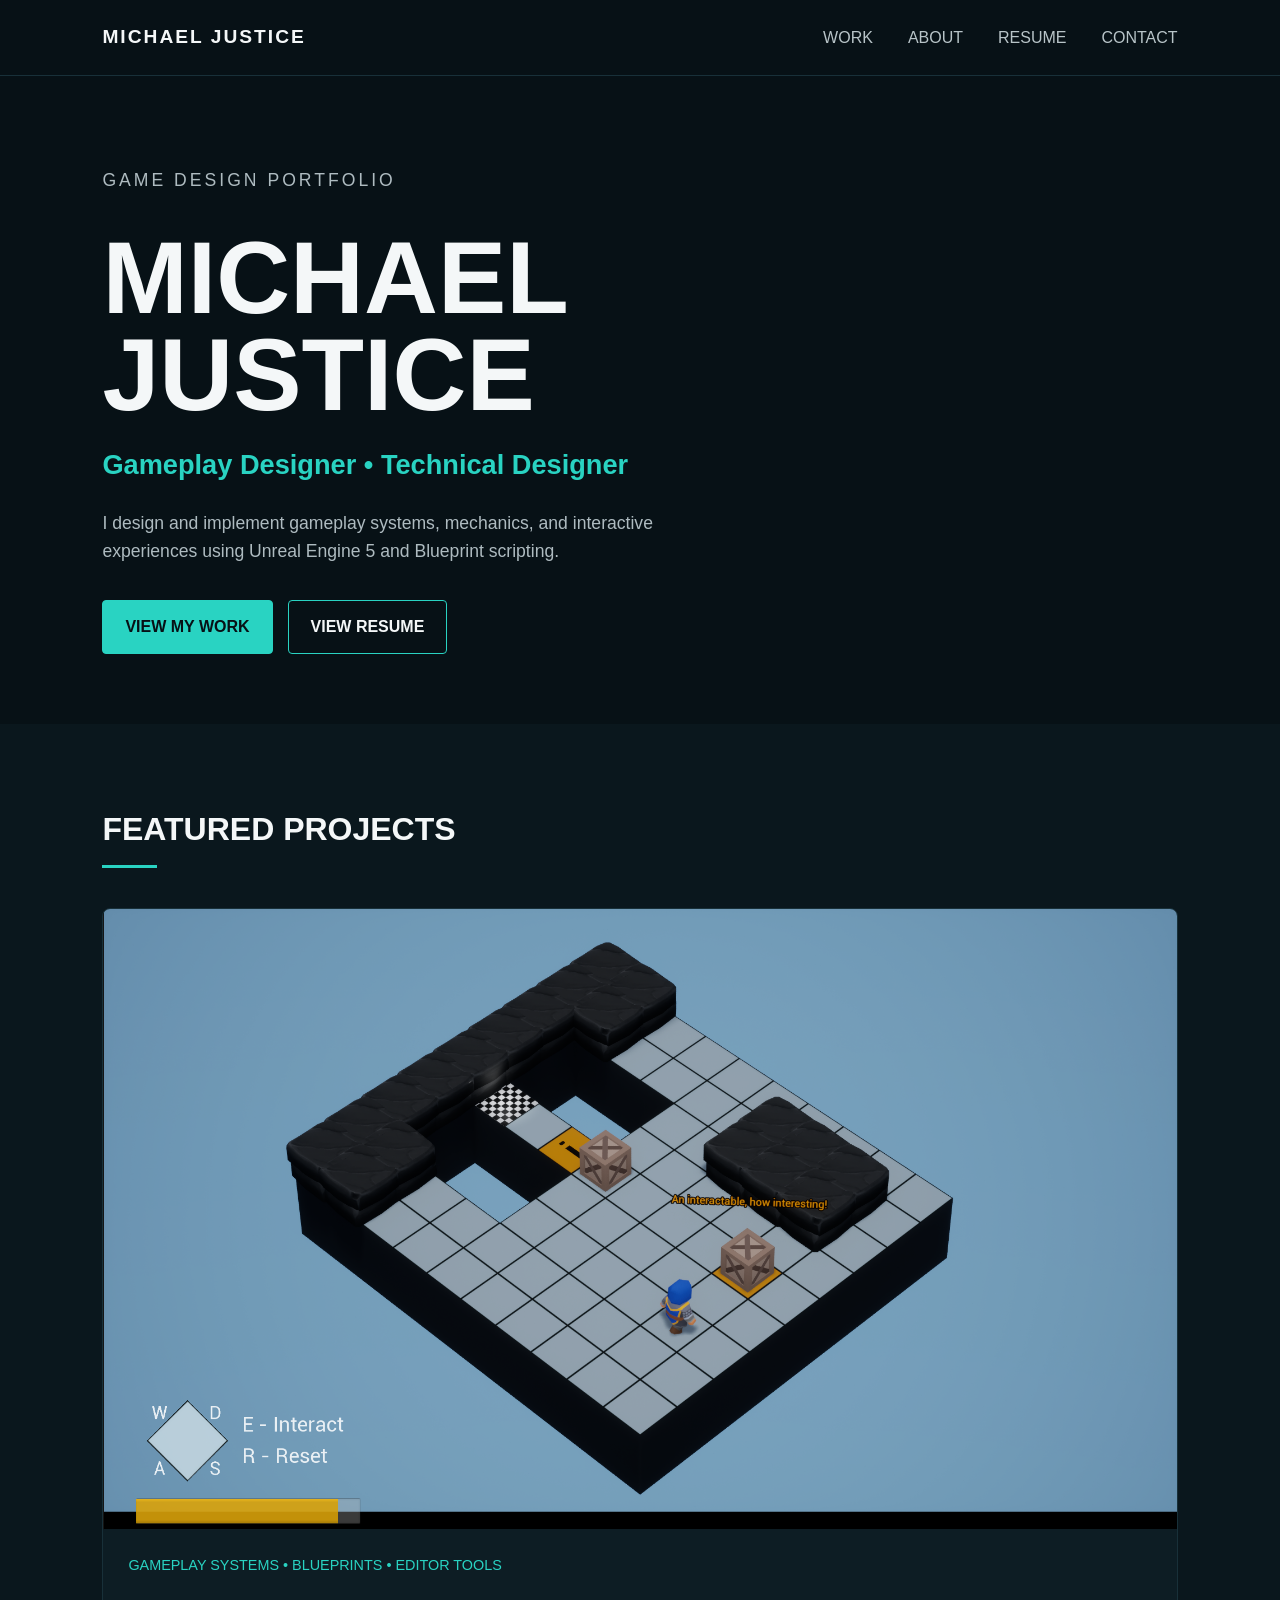
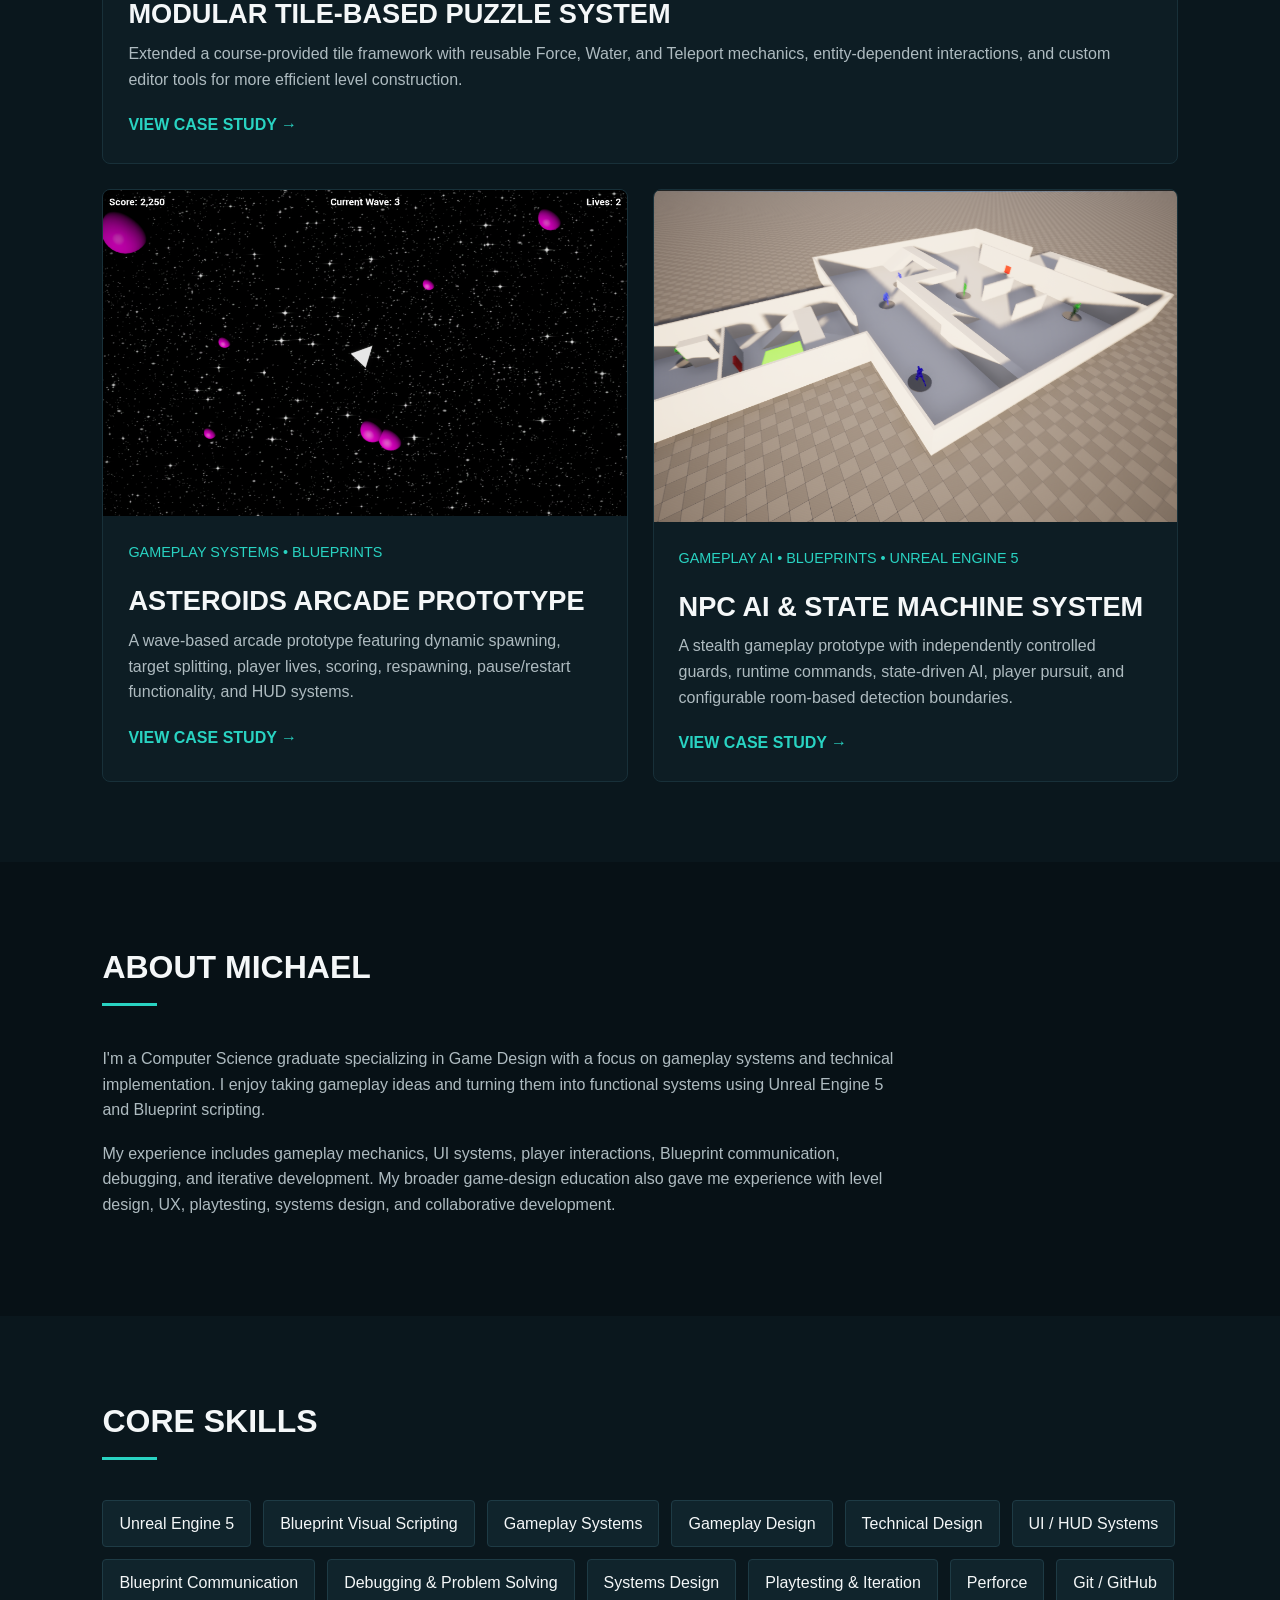
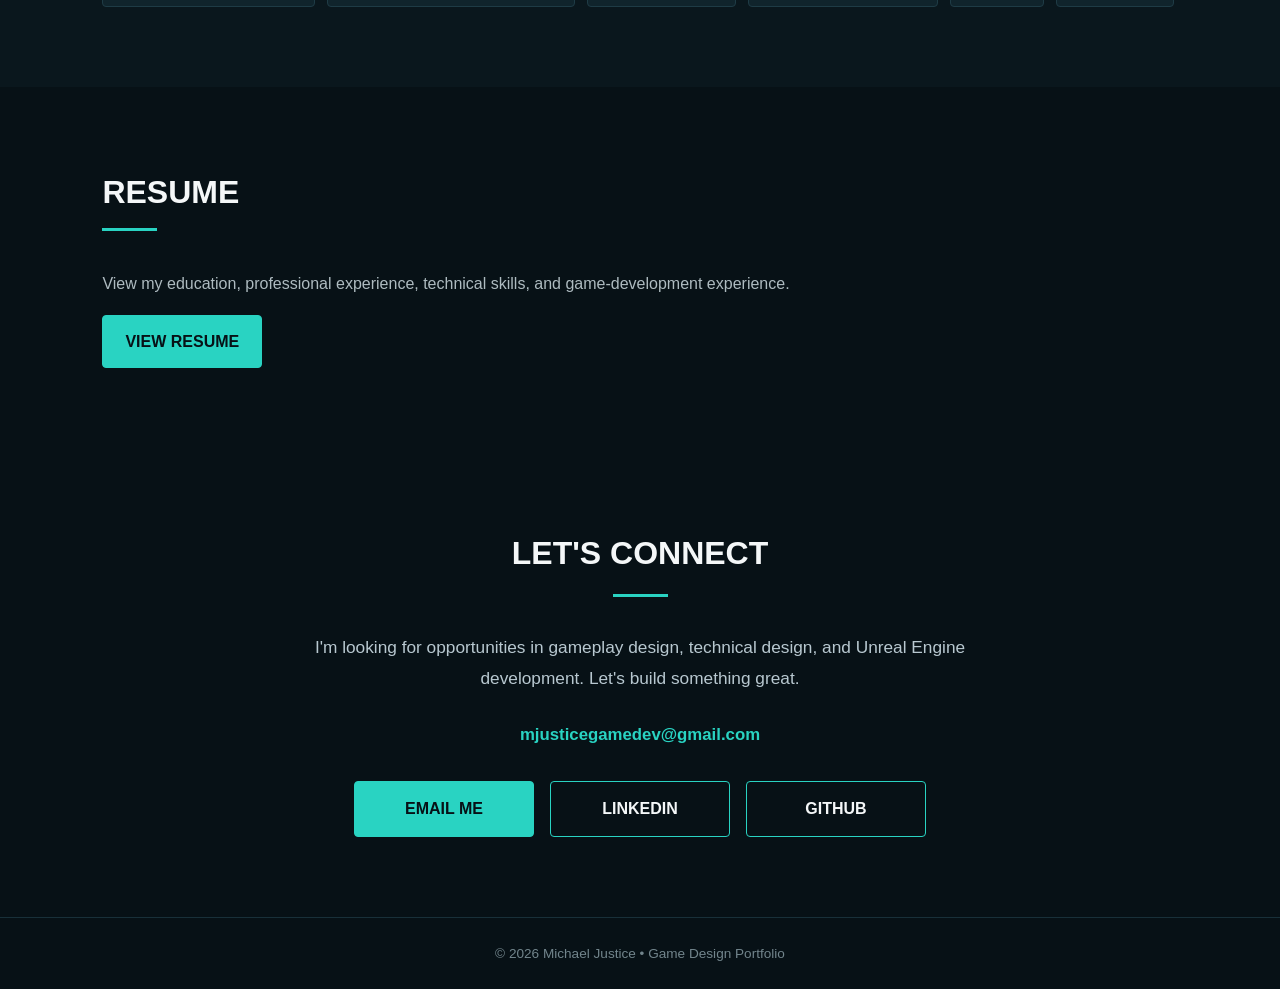
<file: index.html>
<!DOCTYPE html>
<html lang="en">

<head>
    <meta charset="UTF-8">
    <meta name="viewport" content="width=device-width, initial-scale=1.0">

    <title>Michael Justice | Game Designer</title>

    <meta name="description"
          content="Michael Justice - Gameplay Designer and Technical Designer specializing in Unreal Engine 5, Blueprint systems, and gameplay implementation.">

    <link rel="stylesheet" href="css/style.css">
</head>

<body>

<!-- =========================
     NAVIGATION
========================= -->

<nav>
    <a href="#home" class="logo">MICHAEL JUSTICE</a>

    <ul class="nav-links">
        <li><a href="#work">WORK</a></li>
        <li><a href="#about">ABOUT</a></li>
        <li><a href="#resume">RESUME</a></li>
        <li><a href="#contact">CONTACT</a></li>
    </ul>
</nav>


<!-- =========================
     HERO
========================= -->

<header class="hero" id="home">

    <div class="hero-content">

        <p class="eyebrow">GAME DESIGN PORTFOLIO</p>

        <h1>MICHAEL<br>JUSTICE</h1>

        <h2>Gameplay Designer • Technical Designer</h2>

        <p>
            I design and implement gameplay systems, mechanics, and interactive
            experiences using Unreal Engine 5 and Blueprint scripting.
        </p>

        <div class="buttons">

            <a href="#work" class="button button-primary">
                VIEW MY WORK
            </a>

            <a href="#resume" class="button button-secondary">
                VIEW RESUME
            </a>

        </div>

    </div>

</header>


<!-- =========================
     FEATURED PROJECTS
========================= -->

<section class="projects" id="work">

    <h2 class="section-title">FEATURED PROJECTS</h2>
    <div class="section-line"></div>


    <!-- FEATURED PROJECT -->

    <article class="project-featured">

        <div class="project-image">
    <img src="media/tile-project/hero-gameplay.png"
         alt="Modular Tile-Based Puzzle System gameplay">
</div>

        <div class="project-info">

            <p class="project-type">
                GAMEPLAY SYSTEMS • BLUEPRINTS • EDITOR TOOLS
            </p>

            <h3>MODULAR TILE-BASED PUZZLE SYSTEM</h3>

            <p class="project-description">
                Extended a course-provided tile framework with reusable Force, Water,
                and Teleport mechanics, entity-dependent interactions, and custom
                editor tools for more efficient level construction.
            </p>

            <a href="projects/tile-project.html" class="project-link">
                VIEW CASE STUDY →
            </a>

        </div>

    </article>

    <div class="project-grid">

        <article class="project-card">
            <div class="project-image">
                <img src="media/asteroids/hero-gameplay.png" alt="Asteroids arcade prototype gameplay showing multiple asteroid sizes, score, wave, and lives">
            </div>
            <div class="project-info">
                <p class="project-type">GAMEPLAY SYSTEMS • BLUEPRINTS</p>
                <h3>ASTEROIDS ARCADE PROTOTYPE</h3>
                <p class="project-description">
                    A wave-based arcade prototype featuring dynamic spawning, target
                    splitting, player lives, scoring, respawning, pause/restart
                    functionality, and HUD systems.
                </p>
                <a href="projects/asteroids.html" class="project-link">VIEW CASE STUDY →</a>
            </div>
        </article>

       <article class="project-card">
  <div class="project-image"><img src="media/sneaky-sneaky/hero-gameplay.png" alt="Sneaky Sneaky AI stealth prototype final encounter"></div>
  <div class="project-info">
    <p class="project-type">GAMEPLAY AI • BLUEPRINTS • UNREAL ENGINE 5</p>
    <h3>NPC AI &amp; STATE MACHINE SYSTEM</h3>
    <p class="project-description">A stealth gameplay prototype with independently controlled guards, runtime commands, state-driven AI, player pursuit, and configurable room-based detection boundaries.</p>
    <a href="projects/sneaky-sneaky.html" class="project-link">VIEW CASE STUDY →</a>
  </div>
</article>

    </div>

</section>


<!-- =========================
     ABOUT
========================= -->

<section id="about">

    <h2 class="section-title">ABOUT MICHAEL</h2>
    <div class="section-line"></div>

    <div class="about-content">

        <p>
            I'm a Computer Science graduate specializing in Game Design with a
            focus on gameplay systems and technical implementation. I enjoy taking
            gameplay ideas and turning them into functional systems using Unreal
            Engine 5 and Blueprint scripting.
        </p>

        <p>
            My experience includes gameplay mechanics, UI systems, player
            interactions, Blueprint communication, debugging, and iterative
            development. My broader game-design education also gave me experience
            with level design, UX, playtesting, systems design, and collaborative development.
        </p>

    </div>

</section>


<!-- =========================
     SKILLS
========================= -->

<section class="skills">

    <h2 class="section-title">CORE SKILLS</h2>
    <div class="section-line"></div>

    <div class="skill-list">

        <span class="skill">Unreal Engine 5</span>
        <span class="skill">Blueprint Visual Scripting</span>
        <span class="skill">Gameplay Systems</span>
        <span class="skill">Gameplay Design</span>
        <span class="skill">Technical Design</span>
        <span class="skill">UI / HUD Systems</span>
        <span class="skill">Blueprint Communication</span>
        <span class="skill">Debugging &amp; Problem Solving</span>
        <span class="skill">Systems Design</span>
        <span class="skill">Playtesting &amp; Iteration</span>
        <span class="skill">Perforce</span>
        <span class="skill">Git / GitHub</span>

    </div>

</section>


<!-- =========================
     RESUME
========================= -->

<section id="resume">

    <h2 class="section-title">RESUME</h2>
    <div class="section-line"></div>

    <div class="about-content">

        <p>
            View my education, professional experience,
            technical skills, and game-development experience.
        </p>

       <!-- Link to professional resume -->

<a href="Michael_Justice_Resume.pdf"
   class="button button-primary"
   target="_blank"
   rel="noopener noreferrer">
    VIEW RESUME
</a>

    </div>

</section>


<!-- =========================
     CONTACT
========================= -->


<section id="contact" class="contact-section">
  <h2 class="section-title">LET'S CONNECT</h2>
  <div class="section-line"></div>

  <p class="contact-description">
    I'm looking for opportunities in gameplay design,
    technical design, and Unreal Engine development.
    Let's build something great.
  </p>

  <a class="contact-email"
     href="mailto:mjusticegamedev@gmail.com">
    mjusticegamedev@gmail.com
  </a>

  <div class="contact-actions">
    <a href="mailto:mjusticegamedev@gmail.com"
       class="button button-primary">
      EMAIL ME
    </a>

    <a href="https://www.linkedin.com/in/michael-justice-118a60446/"
       class="button button-outline"
       target="_blank" rel="noopener noreferrer">
      LINKEDIN
    </a>

    <a href="https://github.com/mjusticegamedev"
       class="button button-outline"
       target="_blank" rel="noopener noreferrer">
      GITHUB
    </a>
  </div>
</section>



<!-- =========================
     FOOTER
========================= -->

<footer>

    <p>
        © 2026 Michael Justice • Game Design Portfolio
    </p>

</footer>

</body>

</html>
</file>
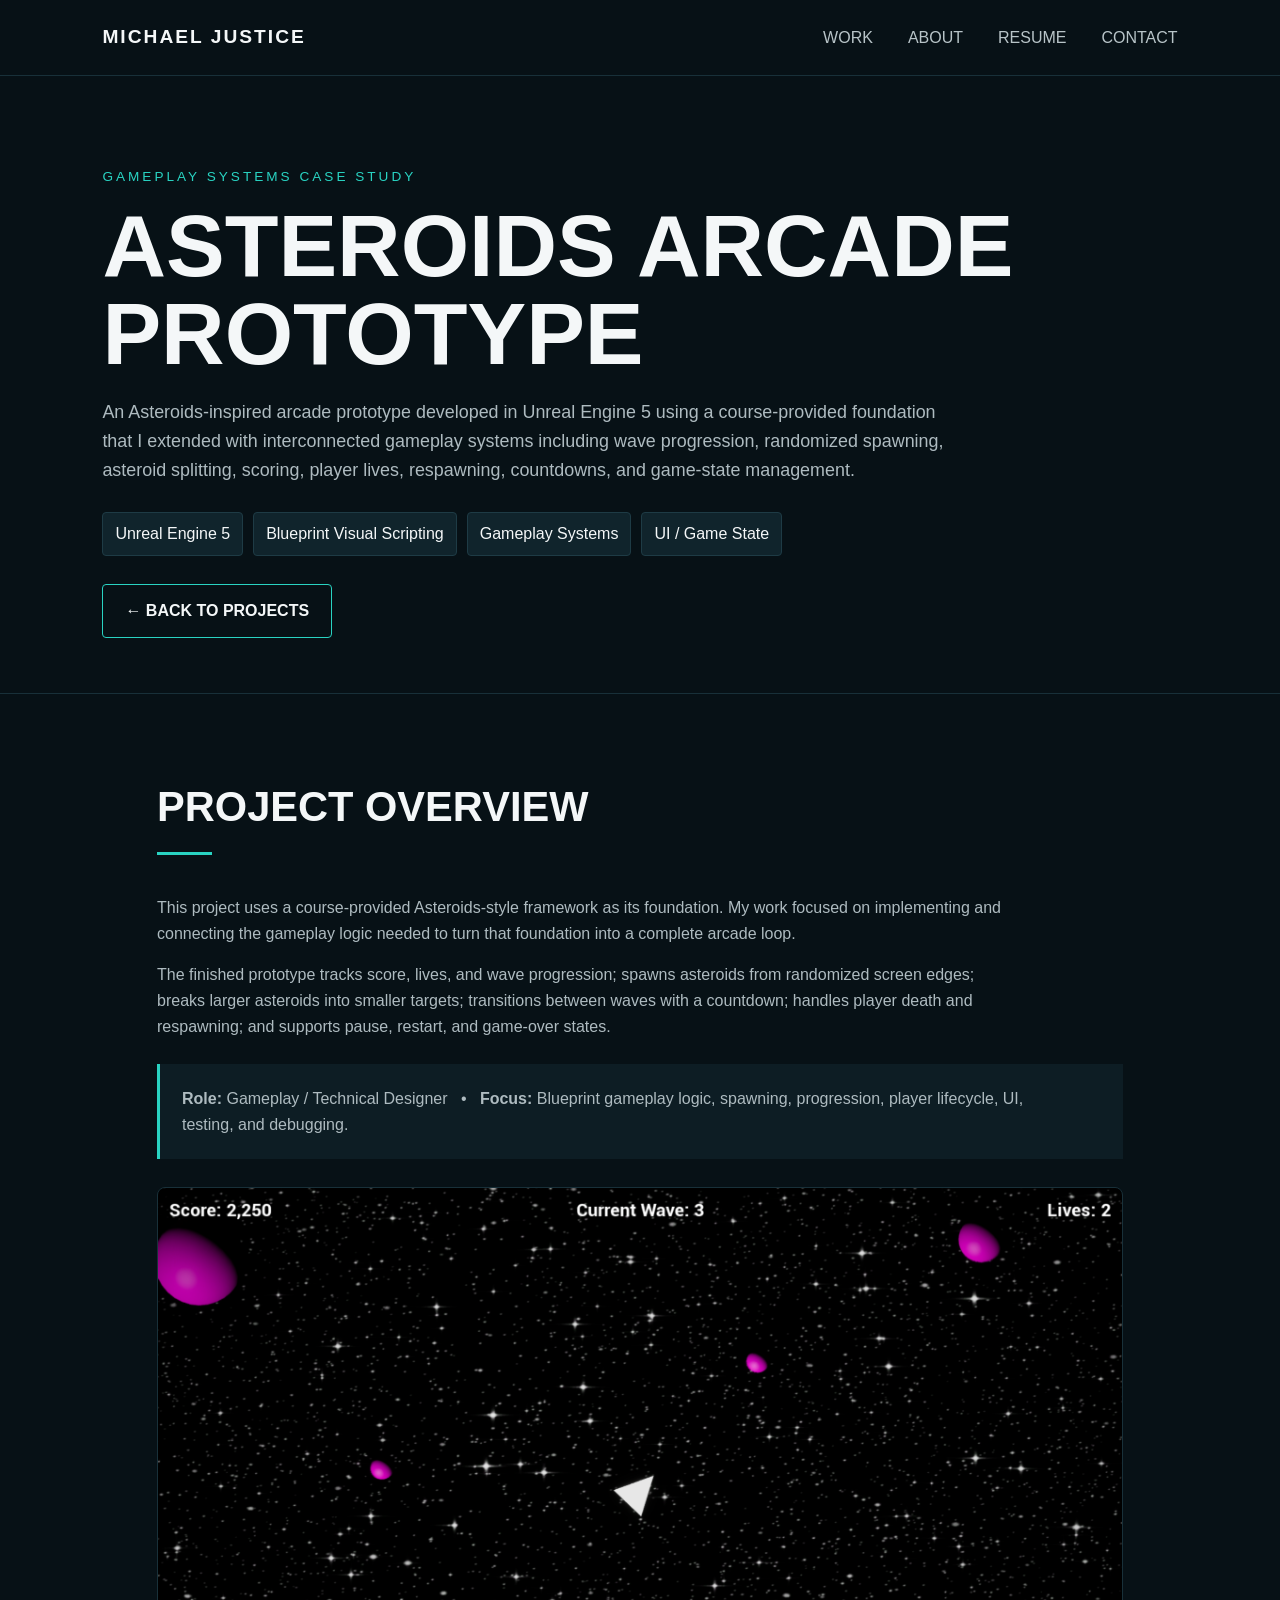
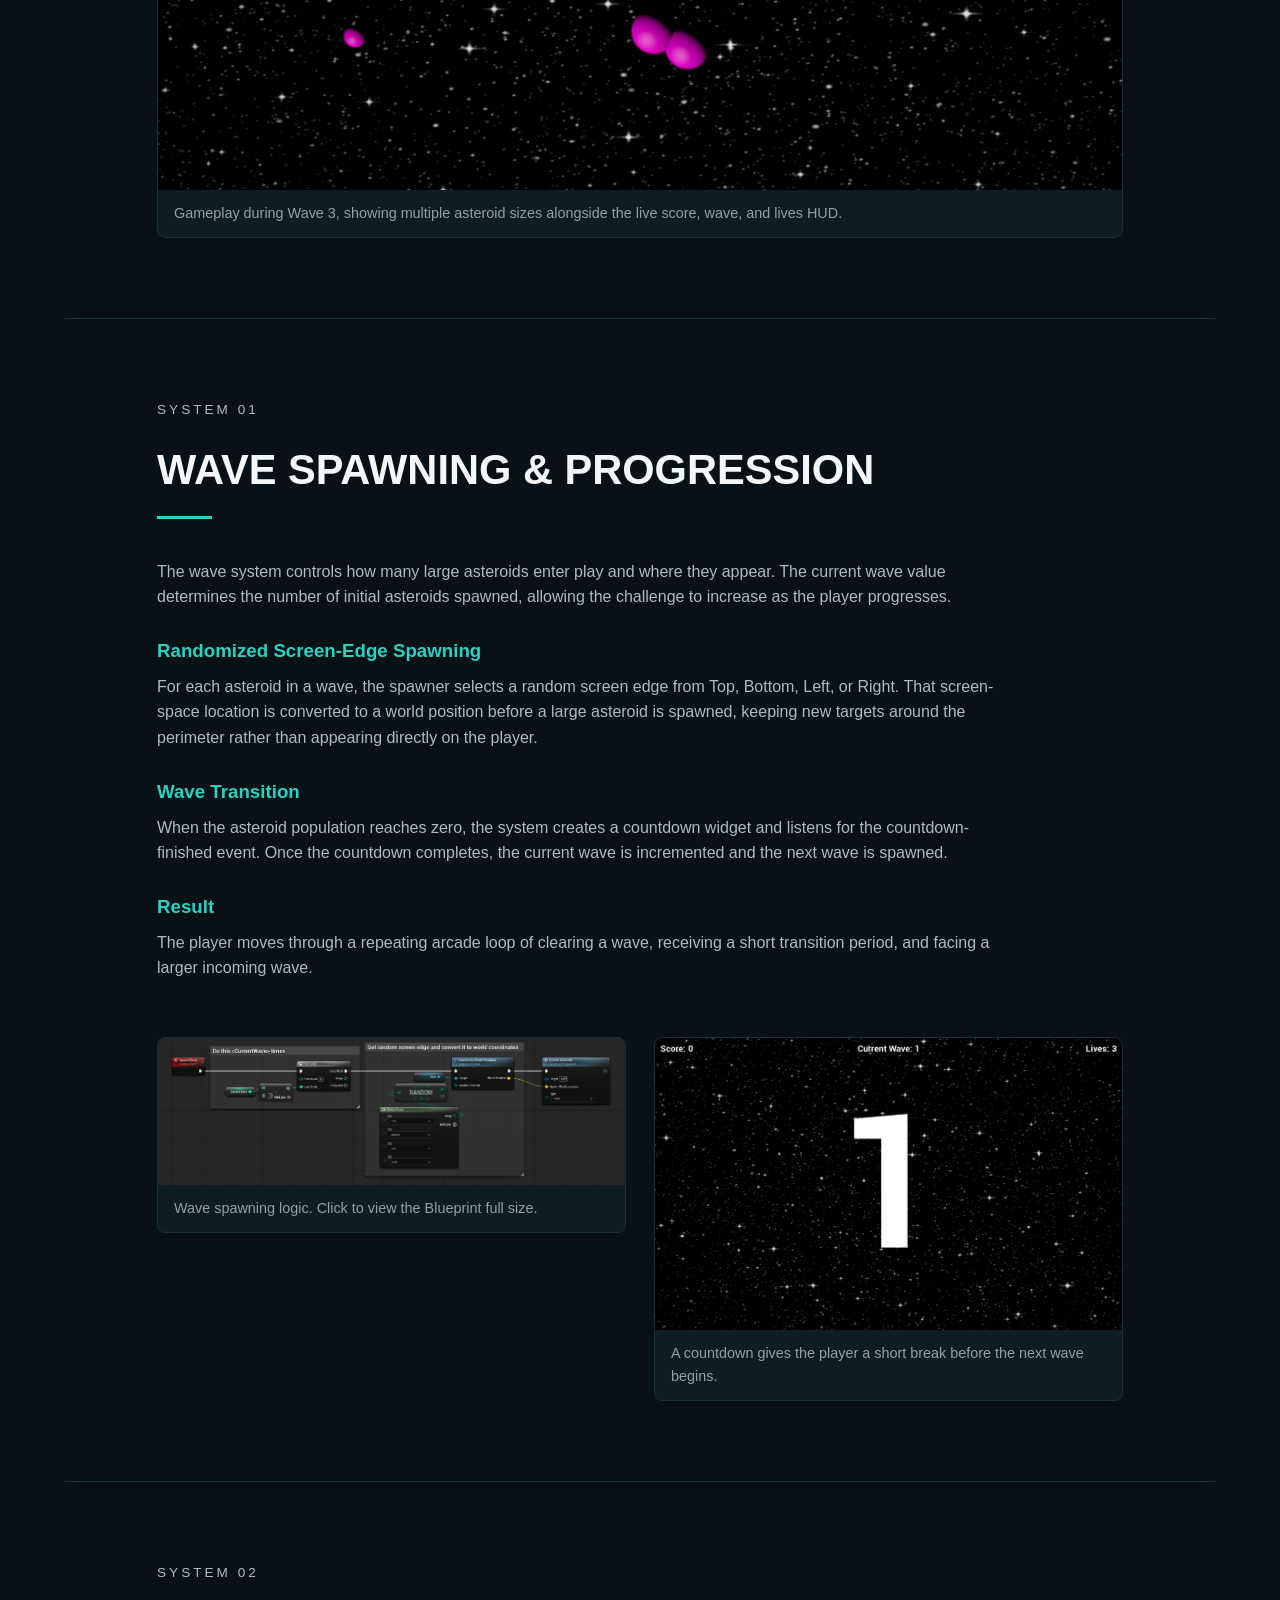
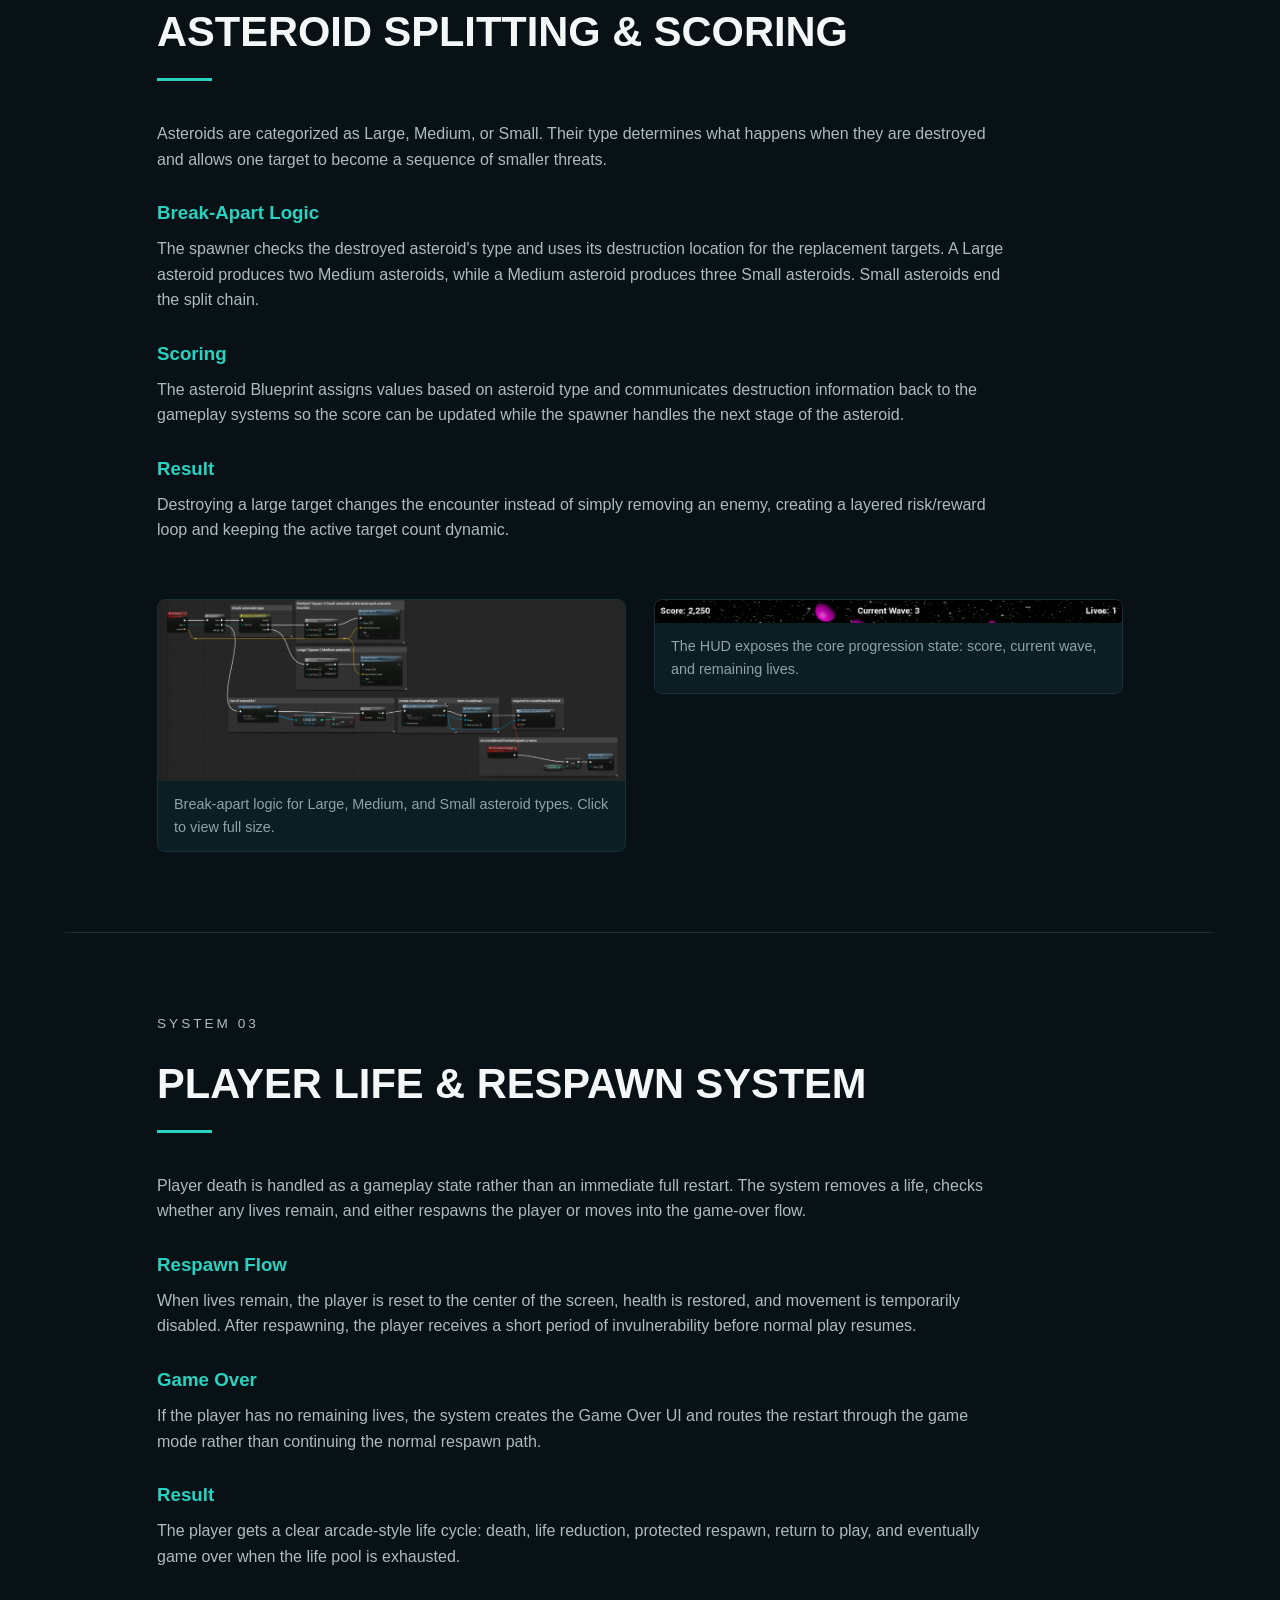
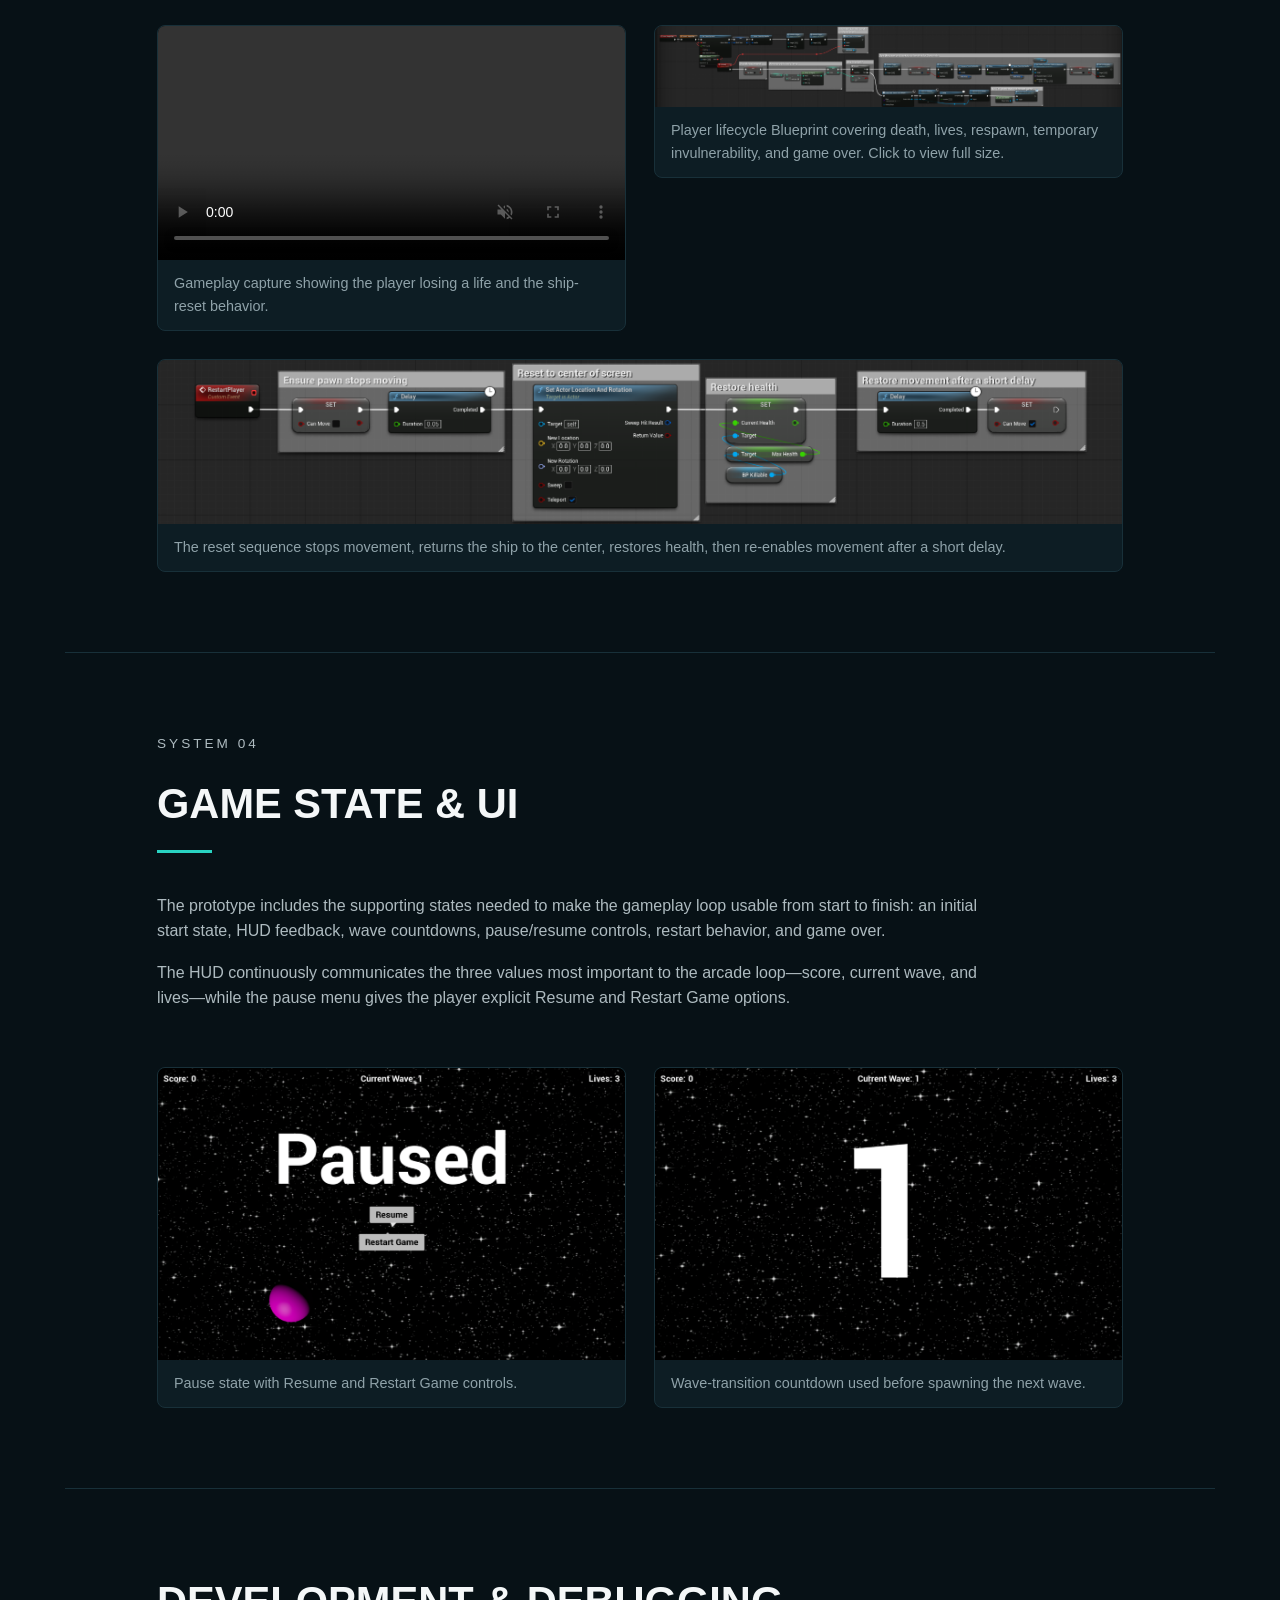
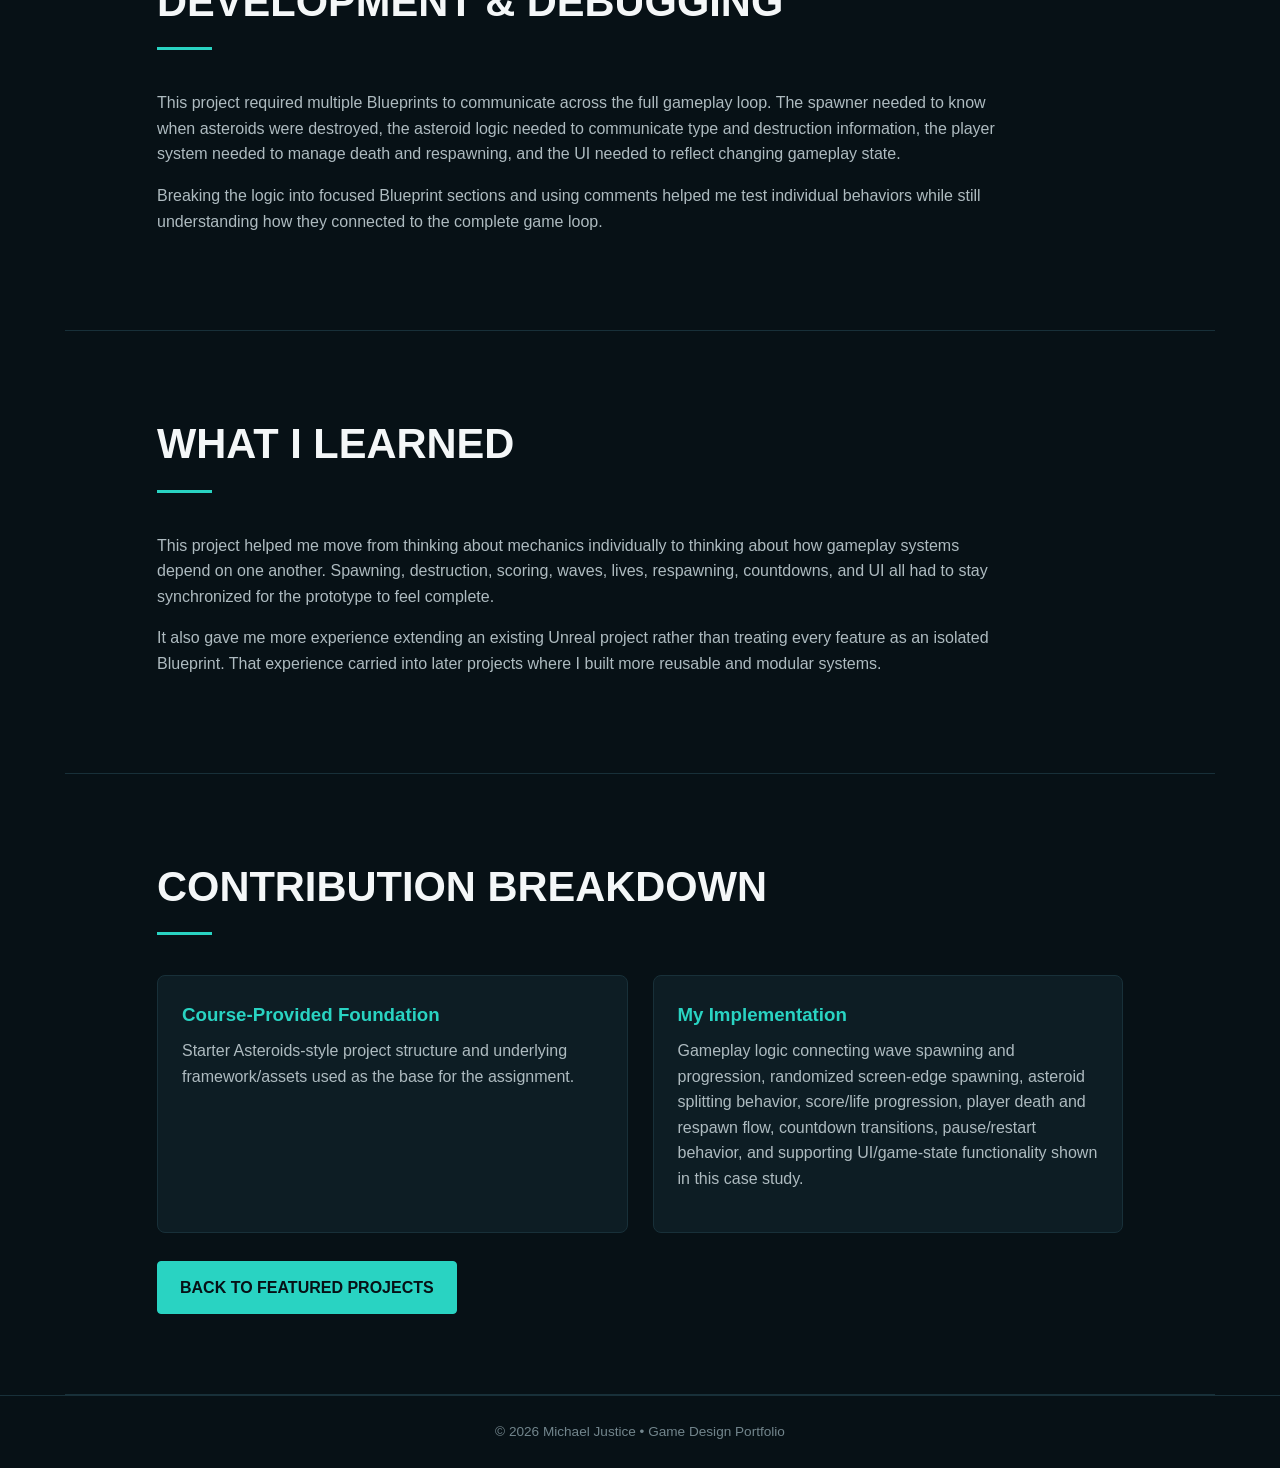
<file: projects/asteroids.html>
<!DOCTYPE html>
<html lang="en">
<head>
    <meta charset="UTF-8">
    <meta name="viewport" content="width=device-width, initial-scale=1.0">
    <title>Asteroids Arcade Prototype | Michael Justice</title>
    <meta name="description" content="Michael Justice gameplay systems case study: an Asteroids-inspired Unreal Engine 5 arcade prototype developed with Blueprint Visual Scripting.">
    <link rel="stylesheet" href="../css/style.css">
</head>
<body>
<nav>
    <a href="../index.html#home" class="logo">MICHAEL JUSTICE</a>
    <ul class="nav-links">
        <li><a href="../index.html#work">WORK</a></li>
        <li><a href="../index.html#about">ABOUT</a></li>
        <li><a href="../index.html#resume">RESUME</a></li>
        <li><a href="../index.html#contact">CONTACT</a></li>
    </ul>
</nav>
<header class="case-hero">
    <div class="case-hero-content">
        <p class="eyebrow">GAMEPLAY SYSTEMS CASE STUDY</p>
        <h1>ASTEROIDS ARCADE<br>PROTOTYPE</h1>
        <p class="case-lead">An Asteroids-inspired arcade prototype developed in Unreal Engine 5 using a course-provided foundation that I extended with interconnected gameplay systems including wave progression, randomized spawning, asteroid splitting, scoring, player lives, respawning, countdowns, and game-state management.</p>
        <div class="case-meta"><span>Unreal Engine 5</span><span>Blueprint Visual Scripting</span><span>Gameplay Systems</span><span>UI / Game State</span></div>
        <div class="buttons case-back"><a href="../index.html#work" class="button button-secondary">← BACK TO PROJECTS</a></div>
    </div>
</header>
<main class="case-content">
<section class="case-section">
    <h2>PROJECT OVERVIEW</h2><div class="section-line"></div>
    <p>This project uses a course-provided Asteroids-style framework as its foundation. My work focused on implementing and connecting the gameplay logic needed to turn that foundation into a complete arcade loop.</p>
    <p>The finished prototype tracks score, lives, and wave progression; spawns asteroids from randomized screen edges; breaks larger asteroids into smaller targets; transitions between waves with a countdown; handles player death and respawning; and supports pause, restart, and game-over states.</p>
    <div class="case-callout"><p><strong>Role:</strong> Gameplay / Technical Designer &nbsp; • &nbsp; <strong>Focus:</strong> Blueprint gameplay logic, spawning, progression, player lifecycle, UI, testing, and debugging.</p></div>
    <figure class="case-media case-media-wide"><img src="../media/asteroids/hero-gameplay.png" alt="Asteroids arcade prototype gameplay during wave three with multiple asteroid sizes"><figcaption>Gameplay during Wave 3, showing multiple asteroid sizes alongside the live score, wave, and lives HUD.</figcaption></figure>
</section>
<section class="case-section">
    <p class="eyebrow">SYSTEM 01</p><h2>WAVE SPAWNING &amp; PROGRESSION</h2><div class="section-line"></div>
    <p>The wave system controls how many large asteroids enter play and where they appear. The current wave value determines the number of initial asteroids spawned, allowing the challenge to increase as the player progresses.</p>
    <h3>Randomized Screen-Edge Spawning</h3><p>For each asteroid in a wave, the spawner selects a random screen edge from Top, Bottom, Left, or Right. That screen-space location is converted to a world position before a large asteroid is spawned, keeping new targets around the perimeter rather than appearing directly on the player.</p>
    <h3>Wave Transition</h3><p>When the asteroid population reaches zero, the system creates a countdown widget and listens for the countdown-finished event. Once the countdown completes, the current wave is incremented and the next wave is spawned.</p>
    <h3>Result</h3><p>The player moves through a repeating arcade loop of clearing a wave, receiving a short transition period, and facing a larger incoming wave.</p>
    <div class="case-grid"><figure class="case-media"><a href="../media/asteroids/spawn-wave-blueprint.png" target="_blank" rel="noopener"><img src="../media/asteroids/spawn-wave-blueprint.png" alt="Blueprint showing Asteroids wave spawning and randomized screen-edge selection"></a><figcaption>Wave spawning logic. Click to view the Blueprint full size.</figcaption></figure><figure class="case-media"><img src="../media/asteroids/countdown.png" alt="Large countdown number displayed between Asteroids waves"><figcaption>A countdown gives the player a short break before the next wave begins.</figcaption></figure></div>
</section>
<section class="case-section">
    <p class="eyebrow">SYSTEM 02</p><h2>ASTEROID SPLITTING &amp; SCORING</h2><div class="section-line"></div>
    <p>Asteroids are categorized as Large, Medium, or Small. Their type determines what happens when they are destroyed and allows one target to become a sequence of smaller threats.</p>
    <h3>Break-Apart Logic</h3><p>The spawner checks the destroyed asteroid's type and uses its destruction location for the replacement targets. A Large asteroid produces two Medium asteroids, while a Medium asteroid produces three Small asteroids. Small asteroids end the split chain.</p>
    <h3>Scoring</h3><p>The asteroid Blueprint assigns values based on asteroid type and communicates destruction information back to the gameplay systems so the score can be updated while the spawner handles the next stage of the asteroid.</p>
    <h3>Result</h3><p>Destroying a large target changes the encounter instead of simply removing an enemy, creating a layered risk/reward loop and keeping the active target count dynamic.</p>
    <div class="case-grid"><figure class="case-media"><a href="../media/asteroids/break-apart-blueprint.png" target="_blank" rel="noopener"><img src="../media/asteroids/break-apart-blueprint.png" alt="Blueprint showing Large and Medium asteroid splitting logic"></a><figcaption>Break-apart logic for Large, Medium, and Small asteroid types. Click to view full size.</figcaption></figure><figure class="case-media"><img src="../media/asteroids/hud-tracker.png" alt="Asteroids HUD displaying score, current wave, and lives"><figcaption>The HUD exposes the core progression state: score, current wave, and remaining lives.</figcaption></figure></div>
</section>
<section class="case-section">
    <p class="eyebrow">SYSTEM 03</p><h2>PLAYER LIFE &amp; RESPAWN SYSTEM</h2><div class="section-line"></div>
    <p>Player death is handled as a gameplay state rather than an immediate full restart. The system removes a life, checks whether any lives remain, and either respawns the player or moves into the game-over flow.</p>
    <h3>Respawn Flow</h3><p>When lives remain, the player is reset to the center of the screen, health is restored, and movement is temporarily disabled. After respawning, the player receives a short period of invulnerability before normal play resumes.</p>
    <h3>Game Over</h3><p>If the player has no remaining lives, the system creates the Game Over UI and routes the restart through the game mode rather than continuing the normal respawn path.</p>
    <h3>Result</h3><p>The player gets a clear arcade-style life cycle: death, life reduction, protected respawn, return to play, and eventually game over when the life pool is exhausted.</p>
    <div class="case-grid"><figure class="case-media"><video controls muted playsinline preload="metadata"><source src="../media/asteroids/player-death-respawn.mp4" type="video/mp4">Your browser does not support embedded video.</video><figcaption>Gameplay capture showing the player losing a life and the ship-reset behavior.</figcaption></figure><figure class="case-media"><a href="../media/asteroids/player-lifecycle-blueprint.png" target="_blank" rel="noopener"><img src="../media/asteroids/player-lifecycle-blueprint.png" alt="Blueprint showing player death, lives, respawn, invulnerability, and game-over logic"></a><figcaption>Player lifecycle Blueprint covering death, lives, respawn, temporary invulnerability, and game over. Click to view full size.</figcaption></figure></div>
    <figure class="case-media case-media-wide"><a href="../media/asteroids/player-reset-blueprint.png" target="_blank" rel="noopener"><img src="../media/asteroids/player-reset-blueprint.png" alt="Blueprint showing the player reset sequence"></a><figcaption>The reset sequence stops movement, returns the ship to the center, restores health, then re-enables movement after a short delay.</figcaption></figure>
</section>
<section class="case-section">
    <p class="eyebrow">SYSTEM 04</p><h2>GAME STATE &amp; UI</h2><div class="section-line"></div>
    <p>The prototype includes the supporting states needed to make the gameplay loop usable from start to finish: an initial start state, HUD feedback, wave countdowns, pause/resume controls, restart behavior, and game over.</p>
    <p>The HUD continuously communicates the three values most important to the arcade loop—score, current wave, and lives—while the pause menu gives the player explicit Resume and Restart Game options.</p>
    <div class="case-grid"><figure class="case-media"><img src="../media/asteroids/pause-menu.png" alt="Asteroids pause menu with Resume and Restart Game buttons"><figcaption>Pause state with Resume and Restart Game controls.</figcaption></figure><figure class="case-media"><img src="../media/asteroids/countdown.png" alt="Asteroids wave countdown"><figcaption>Wave-transition countdown used before spawning the next wave.</figcaption></figure></div>
</section>
<section class="case-section">
    <h2>DEVELOPMENT &amp; DEBUGGING</h2><div class="section-line"></div>
    <p>This project required multiple Blueprints to communicate across the full gameplay loop. The spawner needed to know when asteroids were destroyed, the asteroid logic needed to communicate type and destruction information, the player system needed to manage death and respawning, and the UI needed to reflect changing gameplay state.</p>
    <p>Breaking the logic into focused Blueprint sections and using comments helped me test individual behaviors while still understanding how they connected to the complete game loop.</p>
</section>
<section class="case-section">
    <h2>WHAT I LEARNED</h2><div class="section-line"></div>
    <p>This project helped me move from thinking about mechanics individually to thinking about how gameplay systems depend on one another. Spawning, destruction, scoring, waves, lives, respawning, countdowns, and UI all had to stay synchronized for the prototype to feel complete.</p>
    <p>It also gave me more experience extending an existing Unreal project rather than treating every feature as an isolated Blueprint. That experience carried into later projects where I built more reusable and modular systems.</p>
</section>
<section class="case-section">
    <h2>CONTRIBUTION BREAKDOWN</h2><div class="section-line"></div>
    <div class="contribution-grid">
        <div class="contribution-card"><h3>Course-Provided Foundation</h3><p>Starter Asteroids-style project structure and underlying framework/assets used as the base for the assignment.</p></div>
        <div class="contribution-card"><h3>My Implementation</h3><p>Gameplay logic connecting wave spawning and progression, randomized screen-edge spawning, asteroid splitting behavior, score/life progression, player death and respawn flow, countdown transitions, pause/restart behavior, and supporting UI/game-state functionality shown in this case study.</p></div>
    </div>
    <div class="buttons case-back"><a href="../index.html#work" class="button button-primary">BACK TO FEATURED PROJECTS</a></div>
</section>
</main>
<footer><p>© 2026 Michael Justice • Game Design Portfolio</p></footer>
</body>
</html>
</file>
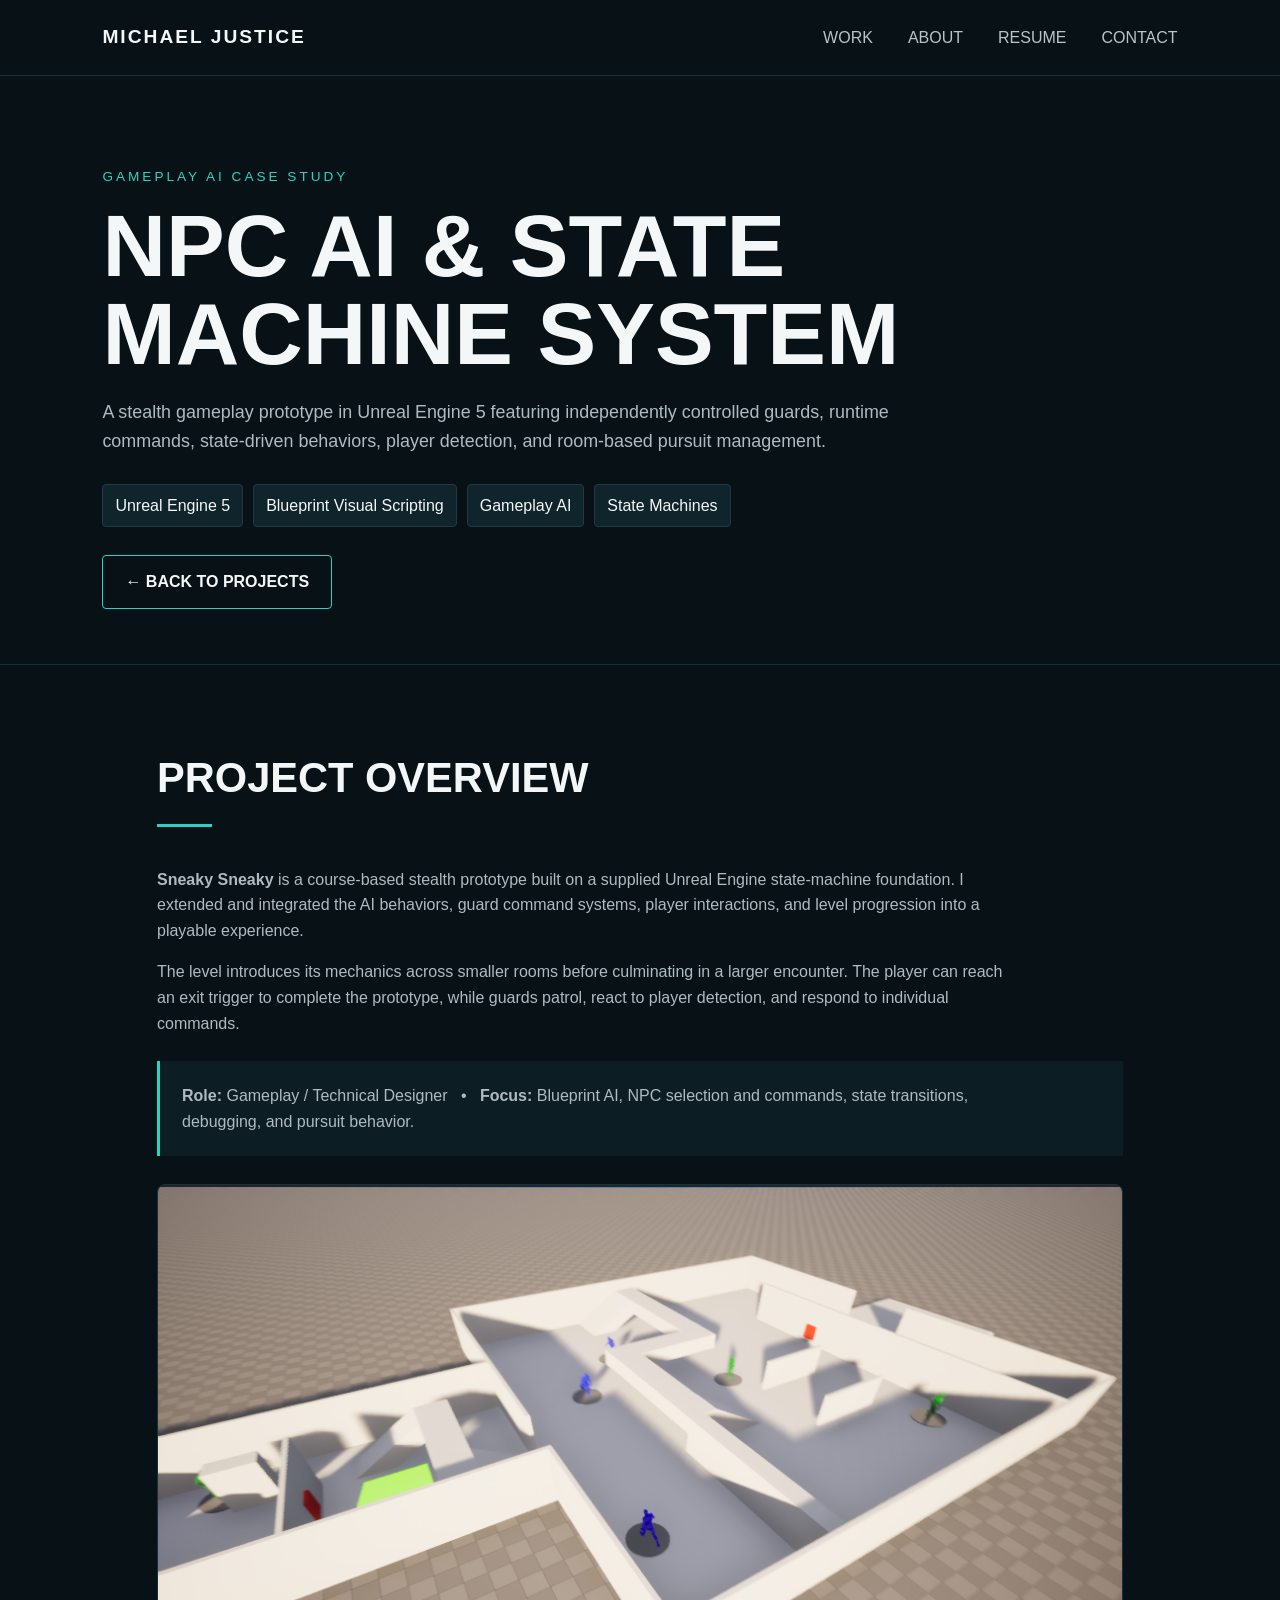
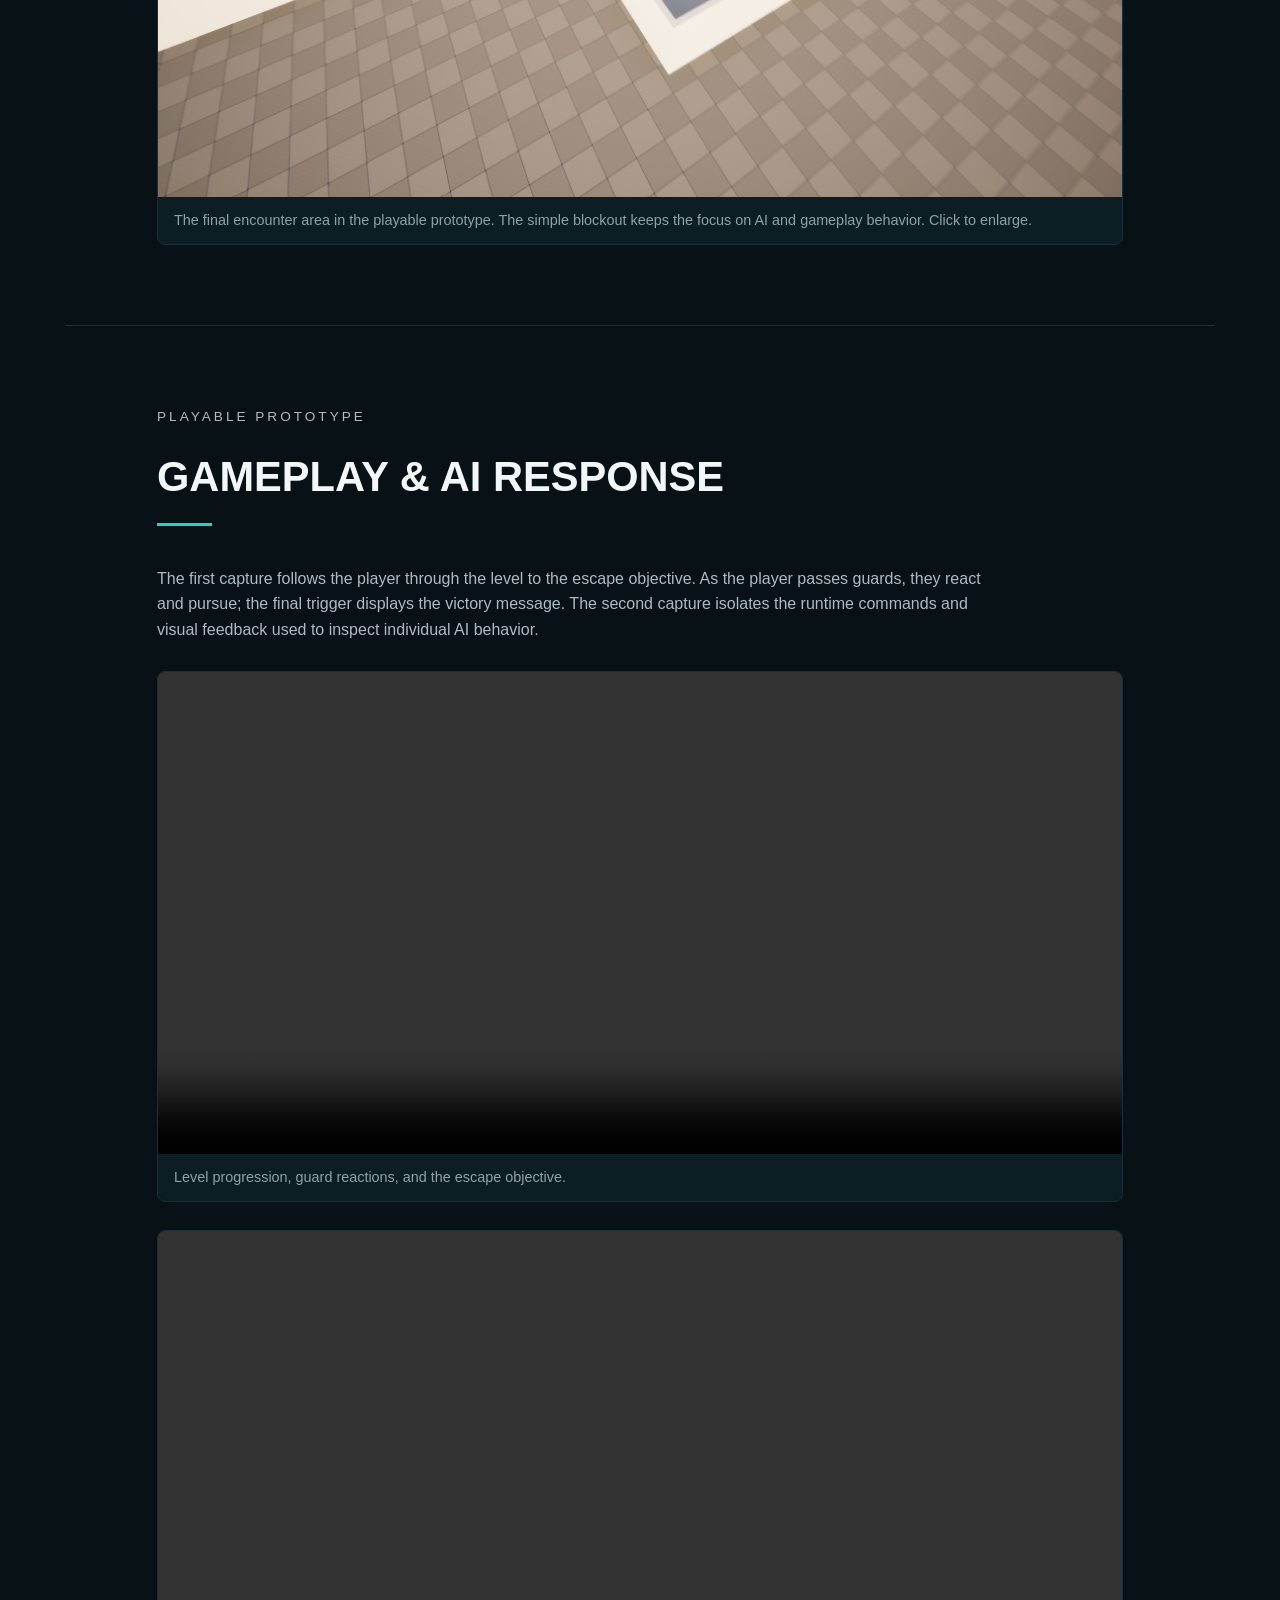
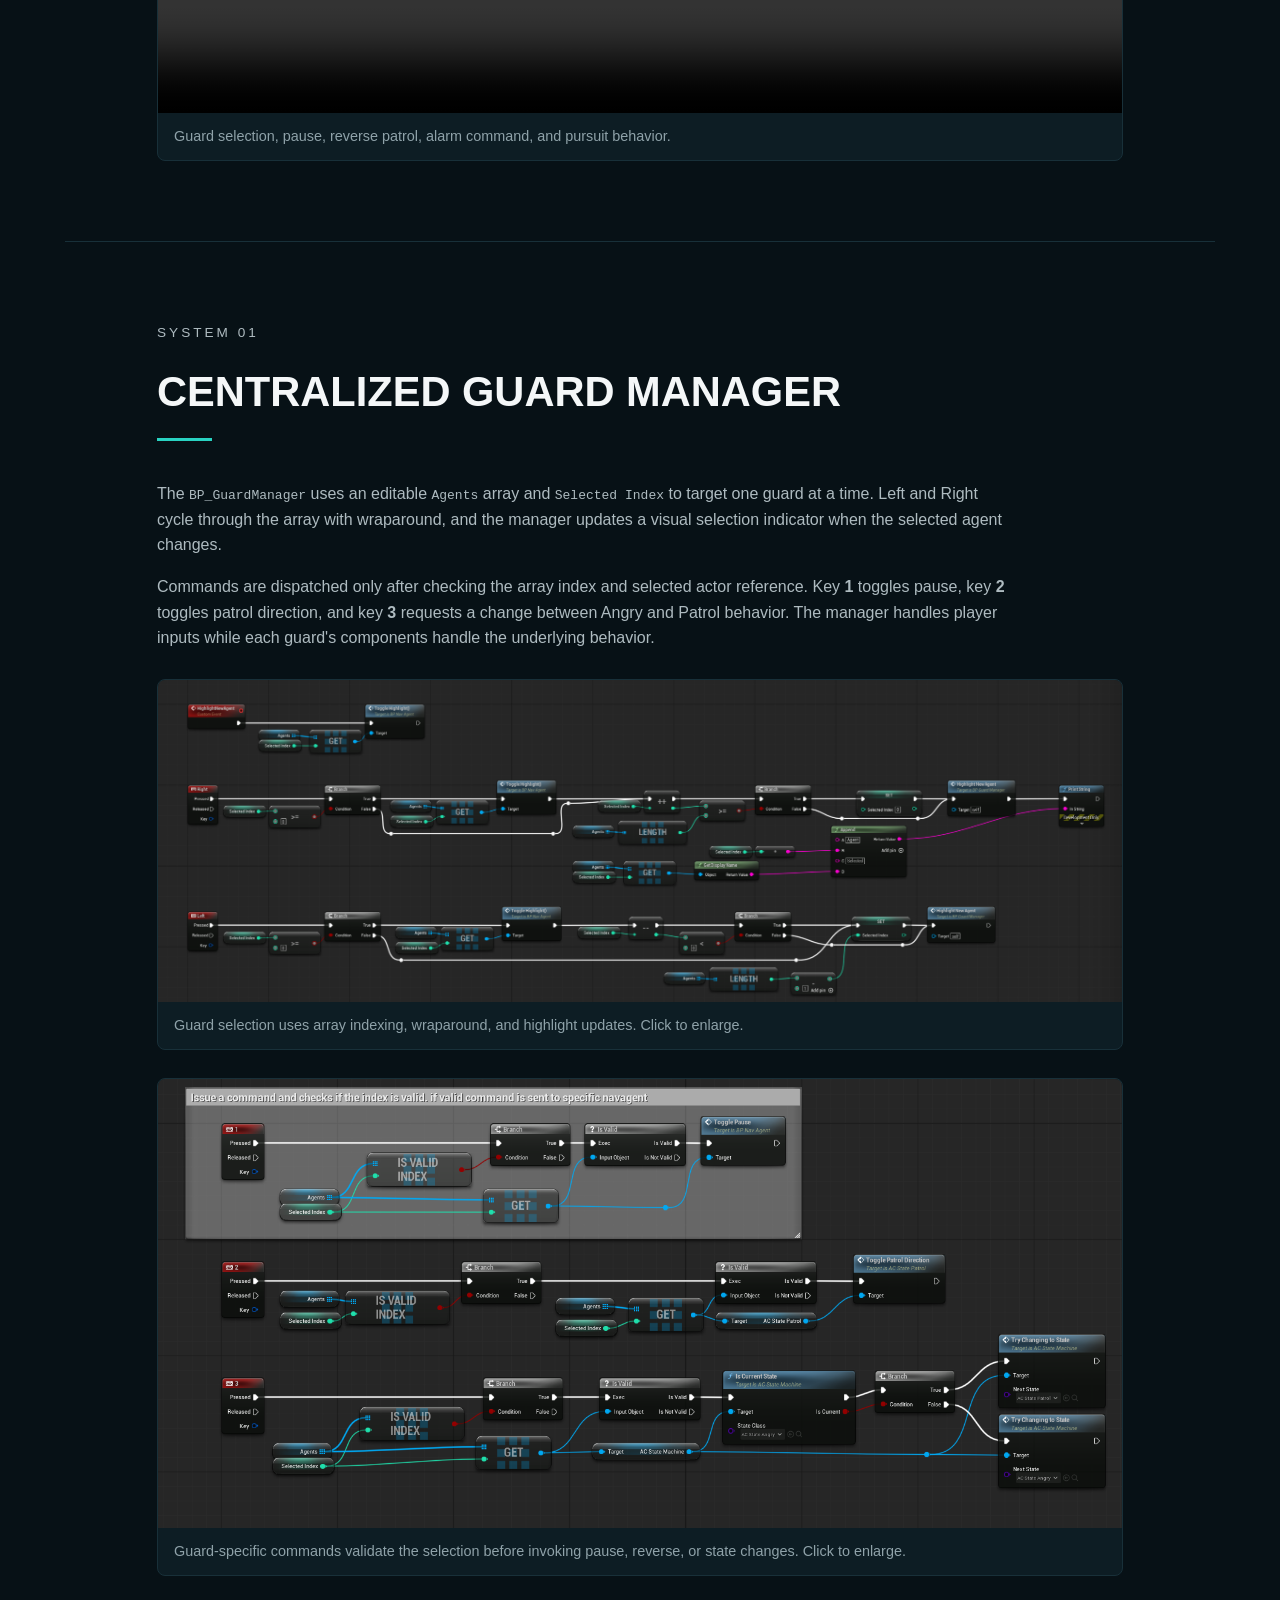
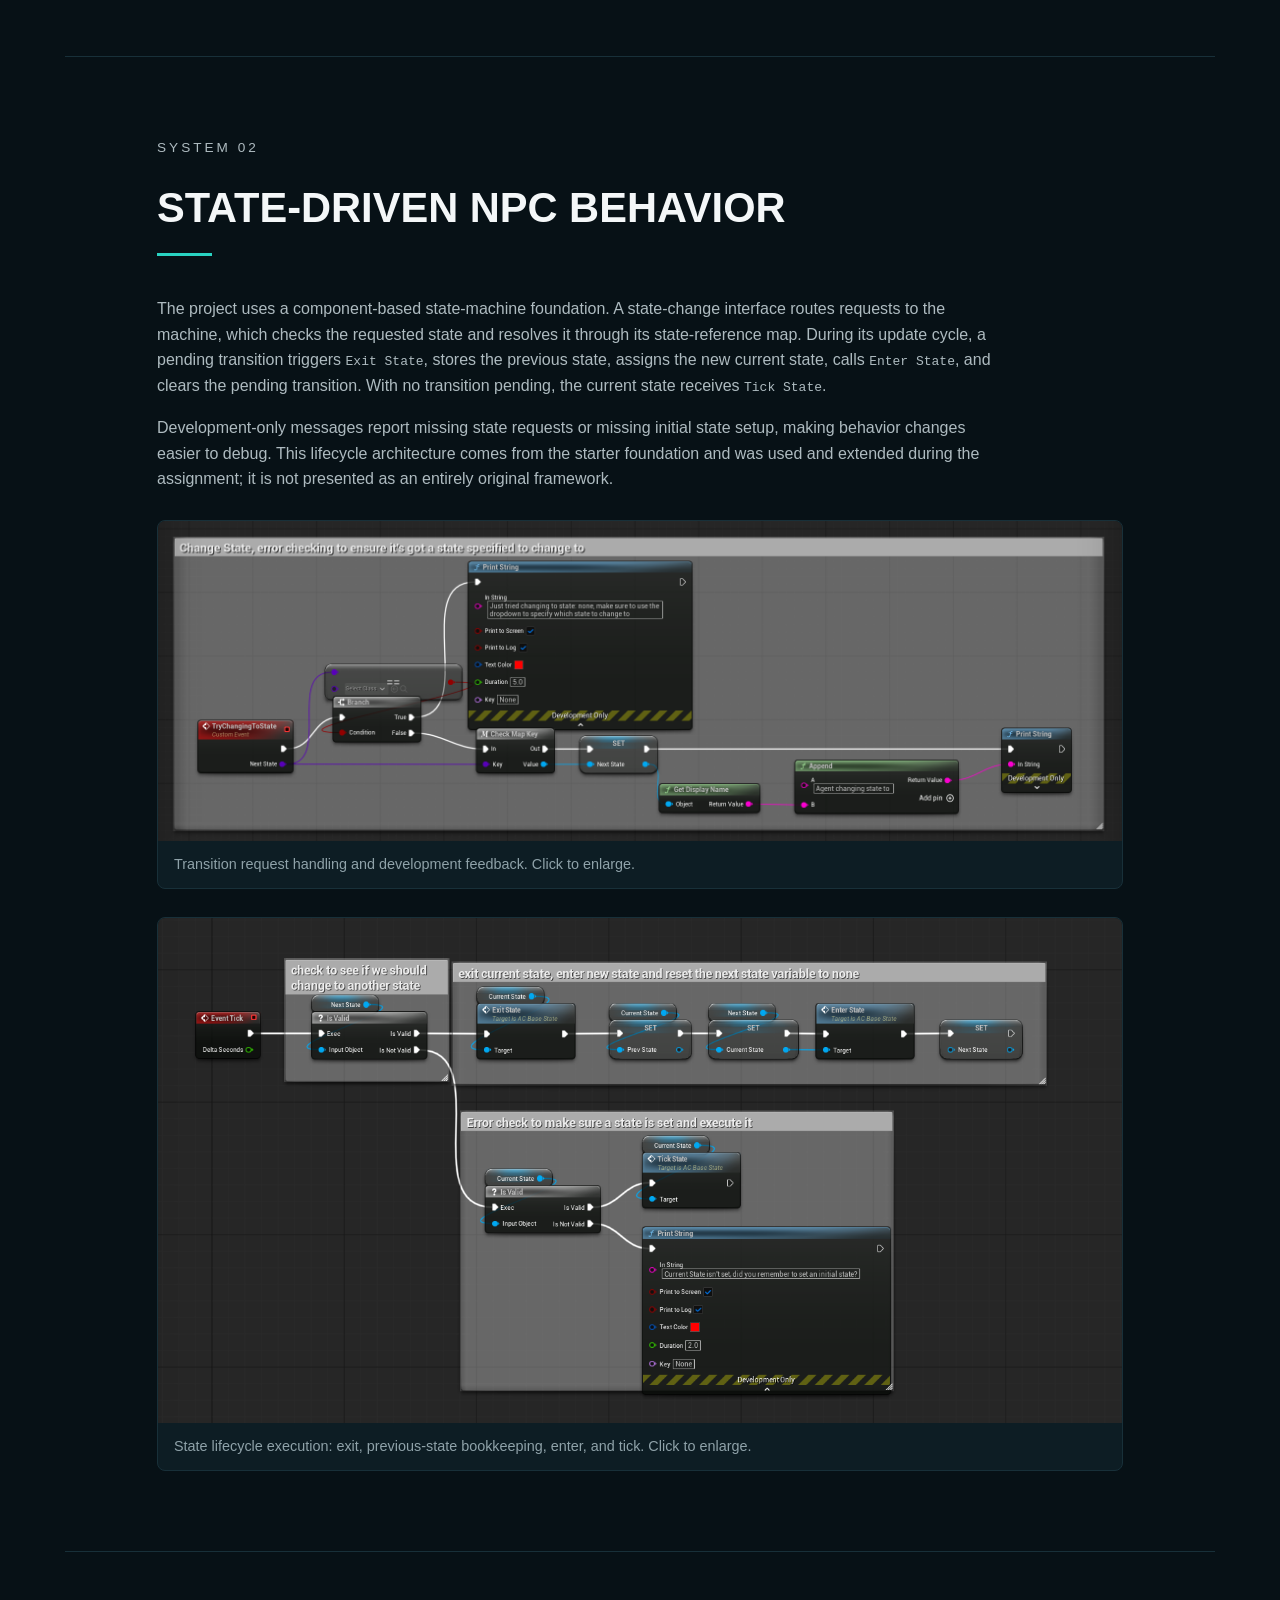
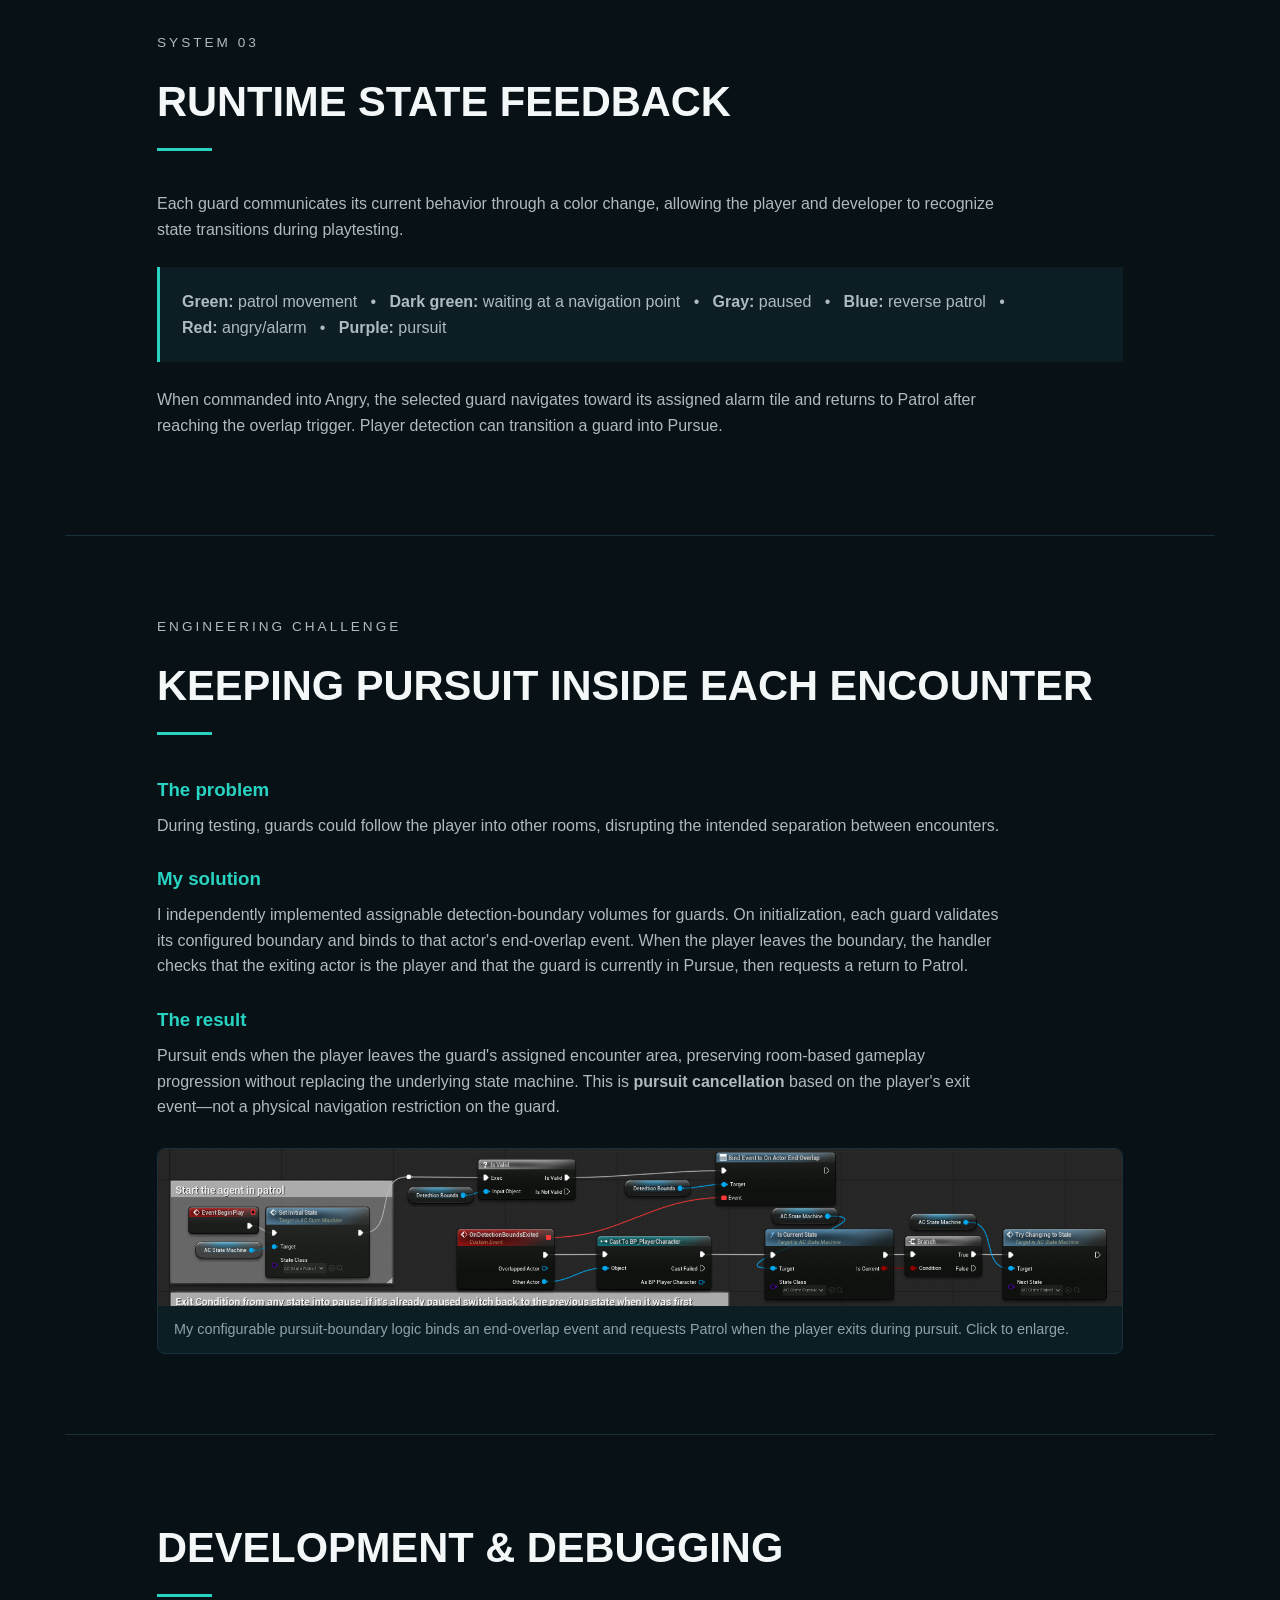
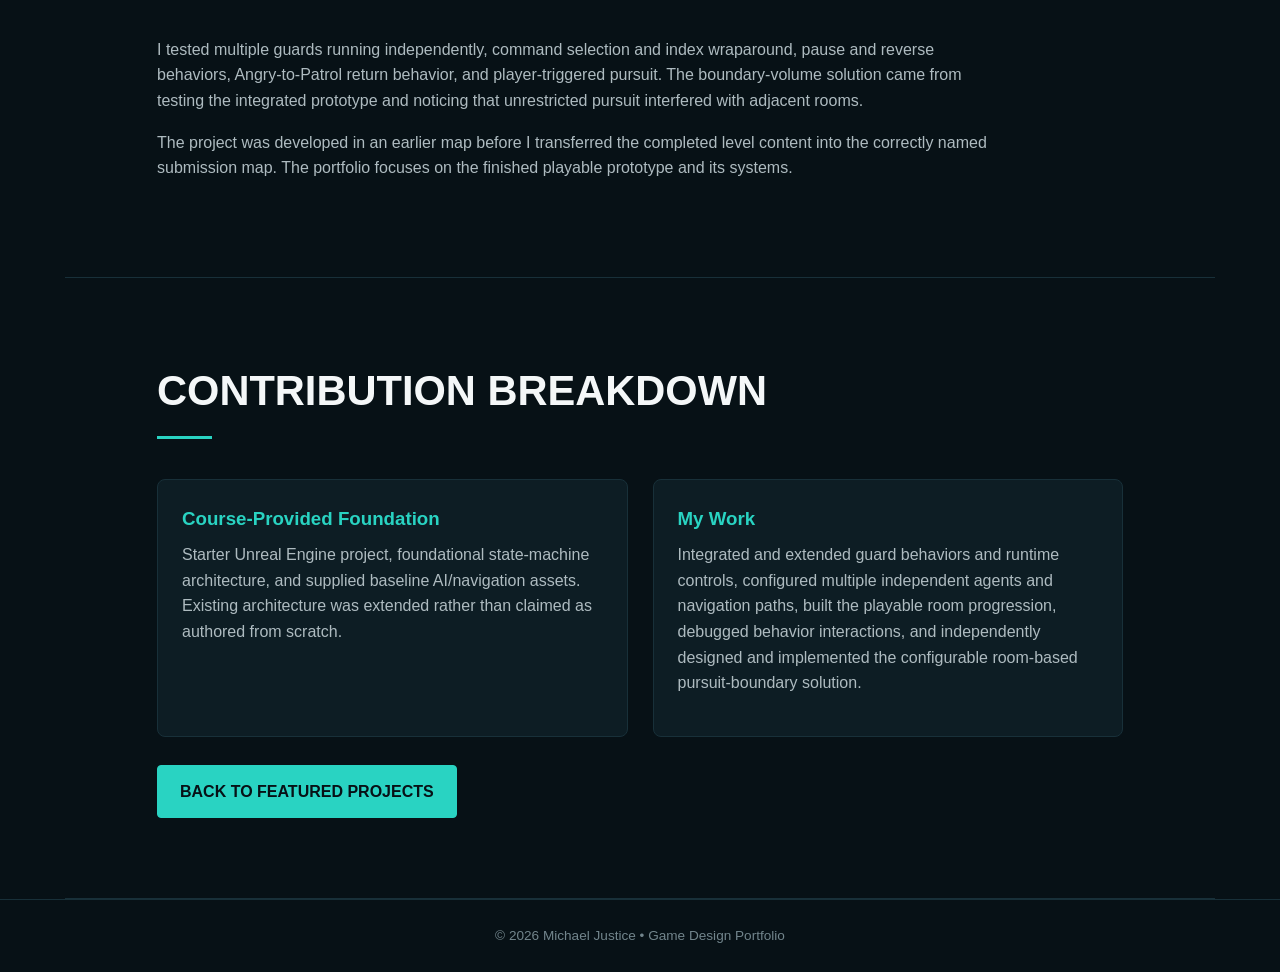
<file: projects/sneaky-sneaky.html>
<!DOCTYPE html><html lang="en"><head><meta charset="UTF-8"><meta name="viewport" content="width=device-width,initial-scale=1"><title>NPC AI &amp; State Machine System | Michael Justice</title><meta name="description" content="Unreal Engine 5 Blueprint AI case study: selectable guards, patrol and pursuit states, runtime commands, and configurable room-based pursuit boundaries."><link rel="stylesheet" href="../css/style.css"></head><body>
<nav><a href="../index.html#home" class="logo">MICHAEL JUSTICE</a><ul class="nav-links"><li><a href="../index.html#work">WORK</a></li><li><a href="../index.html#about">ABOUT</a></li><li><a href="../index.html#resume">RESUME</a></li><li><a href="../index.html#contact">CONTACT</a></li></ul></nav>
<header class="case-hero"><div class="case-hero-content"><p class="eyebrow">GAMEPLAY AI CASE STUDY</p><h1>NPC AI &amp; STATE<br>MACHINE SYSTEM</h1><p class="case-lead">A stealth gameplay prototype in Unreal Engine 5 featuring independently controlled guards, runtime commands, state-driven behaviors, player detection, and room-based pursuit management.</p><div class="case-meta"><span>Unreal Engine 5</span><span>Blueprint Visual Scripting</span><span>Gameplay AI</span><span>State Machines</span></div><div class="buttons case-back"><a href="../index.html#work" class="button button-secondary">← BACK TO PROJECTS</a></div></div></header>
<main class="case-content">
<section class="case-section"><h2>PROJECT OVERVIEW</h2><div class="section-line"></div><p><strong>Sneaky Sneaky</strong> is a course-based stealth prototype built on a supplied Unreal Engine state-machine foundation. I extended and integrated the AI behaviors, guard command systems, player interactions, and level progression into a playable experience.</p><p>The level introduces its mechanics across smaller rooms before culminating in a larger encounter. The player can reach an exit trigger to complete the prototype, while guards patrol, react to player detection, and respond to individual commands.</p><div class="case-callout"><p><strong>Role:</strong> Gameplay / Technical Designer &nbsp; • &nbsp; <strong>Focus:</strong> Blueprint AI, NPC selection and commands, state transitions, debugging, and pursuit behavior.</p></div><figure class="case-media case-media-wide"><a href="../media/sneaky-sneaky/hero-gameplay.png" target="_blank" rel="noopener"><img loading="lazy" src="../media/sneaky-sneaky/hero-gameplay.png" alt="Top-down view of the final Sneaky Sneaky encounter with colored characters and white blockout walls"></a><figcaption>The final encounter area in the playable prototype. The simple blockout keeps the focus on AI and gameplay behavior. Click to enlarge.</figcaption></figure></section><section class="case-section"><p class="eyebrow">PLAYABLE PROTOTYPE</p><h2>GAMEPLAY &amp; AI RESPONSE</h2><div class="section-line"></div><p>The first capture follows the player through the level to the escape objective. As the player passes guards, they react and pursue; the final trigger displays the victory message. The second capture isolates the runtime commands and visual feedback used to inspect individual AI behavior.</p><figure class="case-media case-media-wide"><video controls playsinline preload="metadata"><source src="../media/sneaky-sneaky/level-progression.mp4" type="video/mp4">Your browser does not support embedded video.</video><figcaption>Level progression, guard reactions, and the escape objective.</figcaption></figure><figure class="case-media case-media-wide"><video controls playsinline preload="metadata"><source src="../media/sneaky-sneaky/guard-controls.mp4" type="video/mp4">Your browser does not support embedded video.</video><figcaption>Guard selection, pause, reverse patrol, alarm command, and pursuit behavior.</figcaption></figure></section><section class="case-section"><p class="eyebrow">SYSTEM 01</p><h2>CENTRALIZED GUARD MANAGER</h2><div class="section-line"></div><p>The <code>BP_GuardManager</code> uses an editable <code>Agents</code> array and <code>Selected Index</code> to target one guard at a time. Left and Right cycle through the array with wraparound, and the manager updates a visual selection indicator when the selected agent changes.</p><p>Commands are dispatched only after checking the array index and selected actor reference. Key <strong>1</strong> toggles pause, key <strong>2</strong> toggles patrol direction, and key <strong>3</strong> requests a change between Angry and Patrol behavior. The manager handles player inputs while each guard's components handle the underlying behavior.</p><figure class="case-media case-media-wide"><a href="../media/sneaky-sneaky/guard-selection.png" target="_blank" rel="noopener"><img loading="lazy" src="../media/sneaky-sneaky/guard-selection.png" alt="Guard Manager Blueprint selection logic"></a><figcaption>Guard selection uses array indexing, wraparound, and highlight updates. Click to enlarge.</figcaption></figure><figure class="case-media case-media-wide"><a href="../media/sneaky-sneaky/guard-commands.png" target="_blank" rel="noopener"><img loading="lazy" src="../media/sneaky-sneaky/guard-commands.png" alt="Guard Manager Blueprint command dispatch"></a><figcaption>Guard-specific commands validate the selection before invoking pause, reverse, or state changes. Click to enlarge.</figcaption></figure></section><section class="case-section"><p class="eyebrow">SYSTEM 02</p><h2>STATE-DRIVEN NPC BEHAVIOR</h2><div class="section-line"></div><p>The project uses a component-based state-machine foundation. A state-change interface routes requests to the machine, which checks the requested state and resolves it through its state-reference map. During its update cycle, a pending transition triggers <code>Exit State</code>, stores the previous state, assigns the new current state, calls <code>Enter State</code>, and clears the pending transition. With no transition pending, the current state receives <code>Tick State</code>.</p><p>Development-only messages report missing state requests or missing initial state setup, making behavior changes easier to debug. This lifecycle architecture comes from the starter foundation and was used and extended during the assignment; it is not presented as an entirely original framework.</p><figure class="case-media case-media-wide"><a href="../media/sneaky-sneaky/state-request.png" target="_blank" rel="noopener"><img loading="lazy" src="../media/sneaky-sneaky/state-request.png" alt="State change request validation Blueprint"></a><figcaption>Transition request handling and development feedback. Click to enlarge.</figcaption></figure><figure class="case-media case-media-wide"><a href="../media/sneaky-sneaky/state-lifecycle.png" target="_blank" rel="noopener"><img loading="lazy" src="../media/sneaky-sneaky/state-lifecycle.png" alt="State machine Tick transition lifecycle Blueprint"></a><figcaption>State lifecycle execution: exit, previous-state bookkeeping, enter, and tick. Click to enlarge.</figcaption></figure></section><section class="case-section"><p class="eyebrow">SYSTEM 03</p><h2>RUNTIME STATE FEEDBACK</h2><div class="section-line"></div><p>Each guard communicates its current behavior through a color change, allowing the player and developer to recognize state transitions during playtesting.</p><div class="case-callout"><p><strong>Green:</strong> patrol movement &nbsp; • &nbsp; <strong>Dark green:</strong> waiting at a navigation point &nbsp; • &nbsp; <strong>Gray:</strong> paused &nbsp; • &nbsp; <strong>Blue:</strong> reverse patrol &nbsp; • &nbsp; <strong>Red:</strong> angry/alarm &nbsp; • &nbsp; <strong>Purple:</strong> pursuit</p></div><p>When commanded into Angry, the selected guard navigates toward its assigned alarm tile and returns to Patrol after reaching the overlap trigger. Player detection can transition a guard into Pursue.</p></section>
<section class="case-section"><p class="eyebrow">ENGINEERING CHALLENGE</p><h2>KEEPING PURSUIT INSIDE EACH ENCOUNTER</h2><div class="section-line"></div><h3>The problem</h3><p>During testing, guards could follow the player into other rooms, disrupting the intended separation between encounters.</p><h3>My solution</h3><p>I independently implemented assignable detection-boundary volumes for guards. On initialization, each guard validates its configured boundary and binds to that actor's end-overlap event. When the player leaves the boundary, the handler checks that the exiting actor is the player and that the guard is currently in Pursue, then requests a return to Patrol.</p><h3>The result</h3><p>Pursuit ends when the player leaves the guard's assigned encounter area, preserving room-based gameplay progression without replacing the underlying state machine. This is <strong>pursuit cancellation</strong> based on the player's exit event—not a physical navigation restriction on the guard.</p><figure class="case-media case-media-wide"><a href="../media/sneaky-sneaky/pursuit-boundary.png" target="_blank" rel="noopener"><img loading="lazy" src="../media/sneaky-sneaky/pursuit-boundary.png" alt="Blueprint showing configurable detection bounds and Pursue to Patrol transition"></a><figcaption>My configurable pursuit-boundary logic binds an end-overlap event and requests Patrol when the player exits during pursuit. Click to enlarge.</figcaption></figure></section><section class="case-section"><h2>DEVELOPMENT &amp; DEBUGGING</h2><div class="section-line"></div><p>I tested multiple guards running independently, command selection and index wraparound, pause and reverse behaviors, Angry-to-Patrol return behavior, and player-triggered pursuit. The boundary-volume solution came from testing the integrated prototype and noticing that unrestricted pursuit interfered with adjacent rooms.</p><p>The project was developed in an earlier map before I transferred the completed level content into the correctly named submission map. The portfolio focuses on the finished playable prototype and its systems.</p></section>
<section class="case-section"><h2>CONTRIBUTION BREAKDOWN</h2><div class="section-line"></div><div class="contribution-grid"><div class="contribution-card"><h3>Course-Provided Foundation</h3><p>Starter Unreal Engine project, foundational state-machine architecture, and supplied baseline AI/navigation assets. Existing architecture was extended rather than claimed as authored from scratch.</p></div><div class="contribution-card"><h3>My Work</h3><p>Integrated and extended guard behaviors and runtime controls, configured multiple independent agents and navigation paths, built the playable room progression, debugged behavior interactions, and independently designed and implemented the configurable room-based pursuit-boundary solution.</p></div></div><div class="buttons case-back"><a href="../index.html#work" class="button button-primary">BACK TO FEATURED PROJECTS</a></div></section>
</main><footer><p>© 2026 Michael Justice • Game Design Portfolio</p></footer></body></html>
</file>
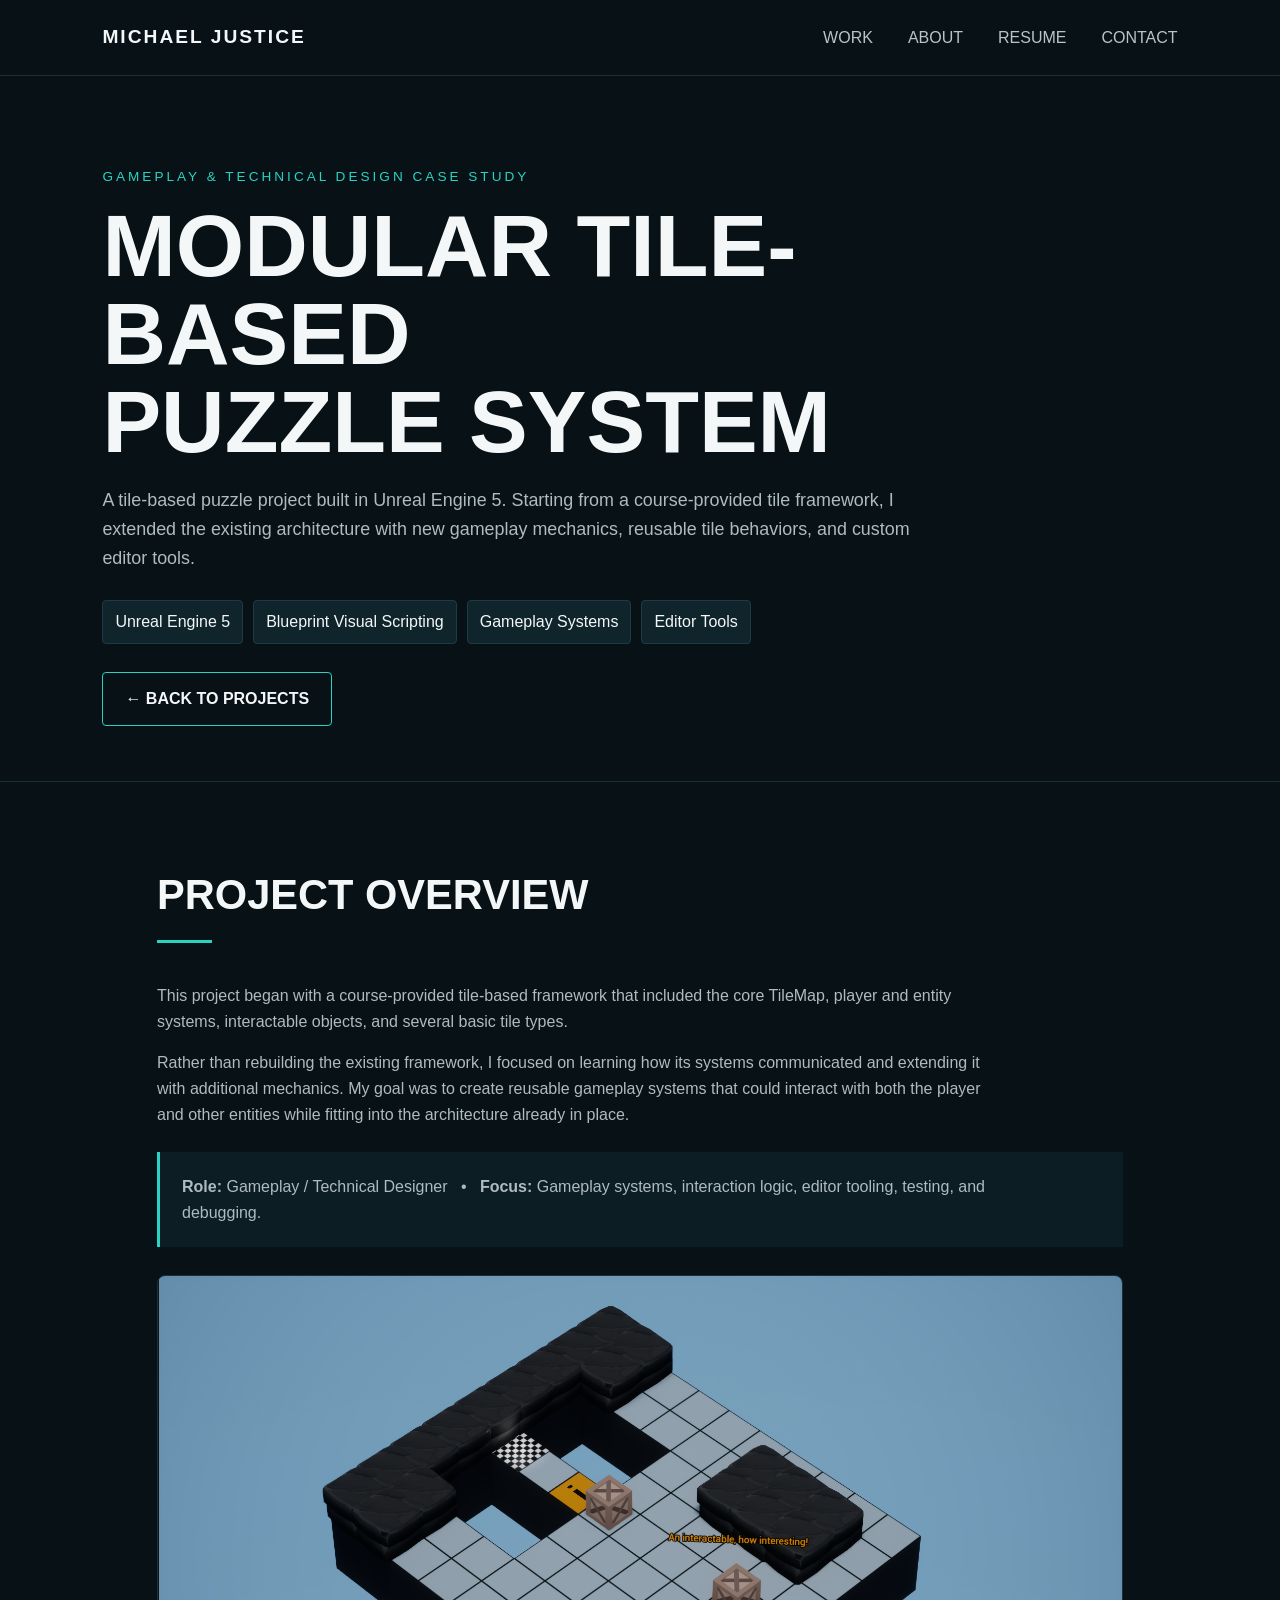
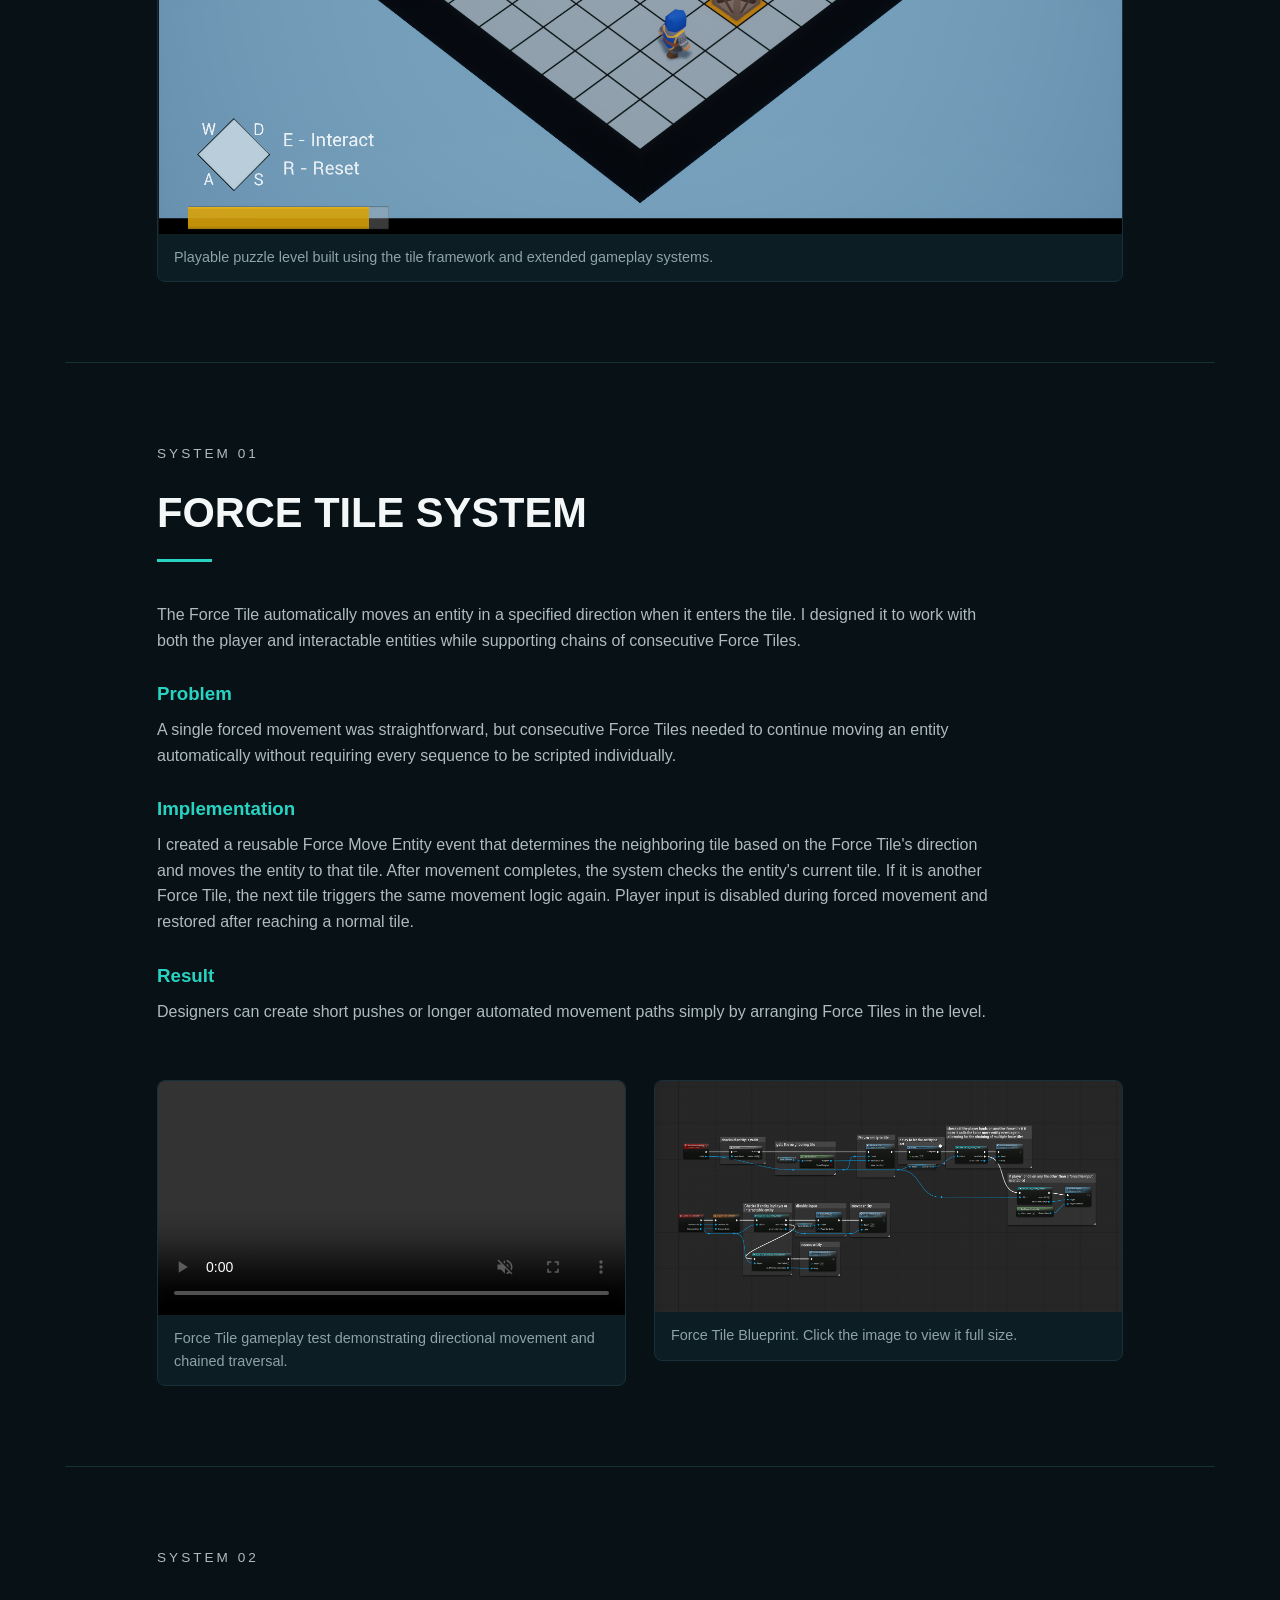
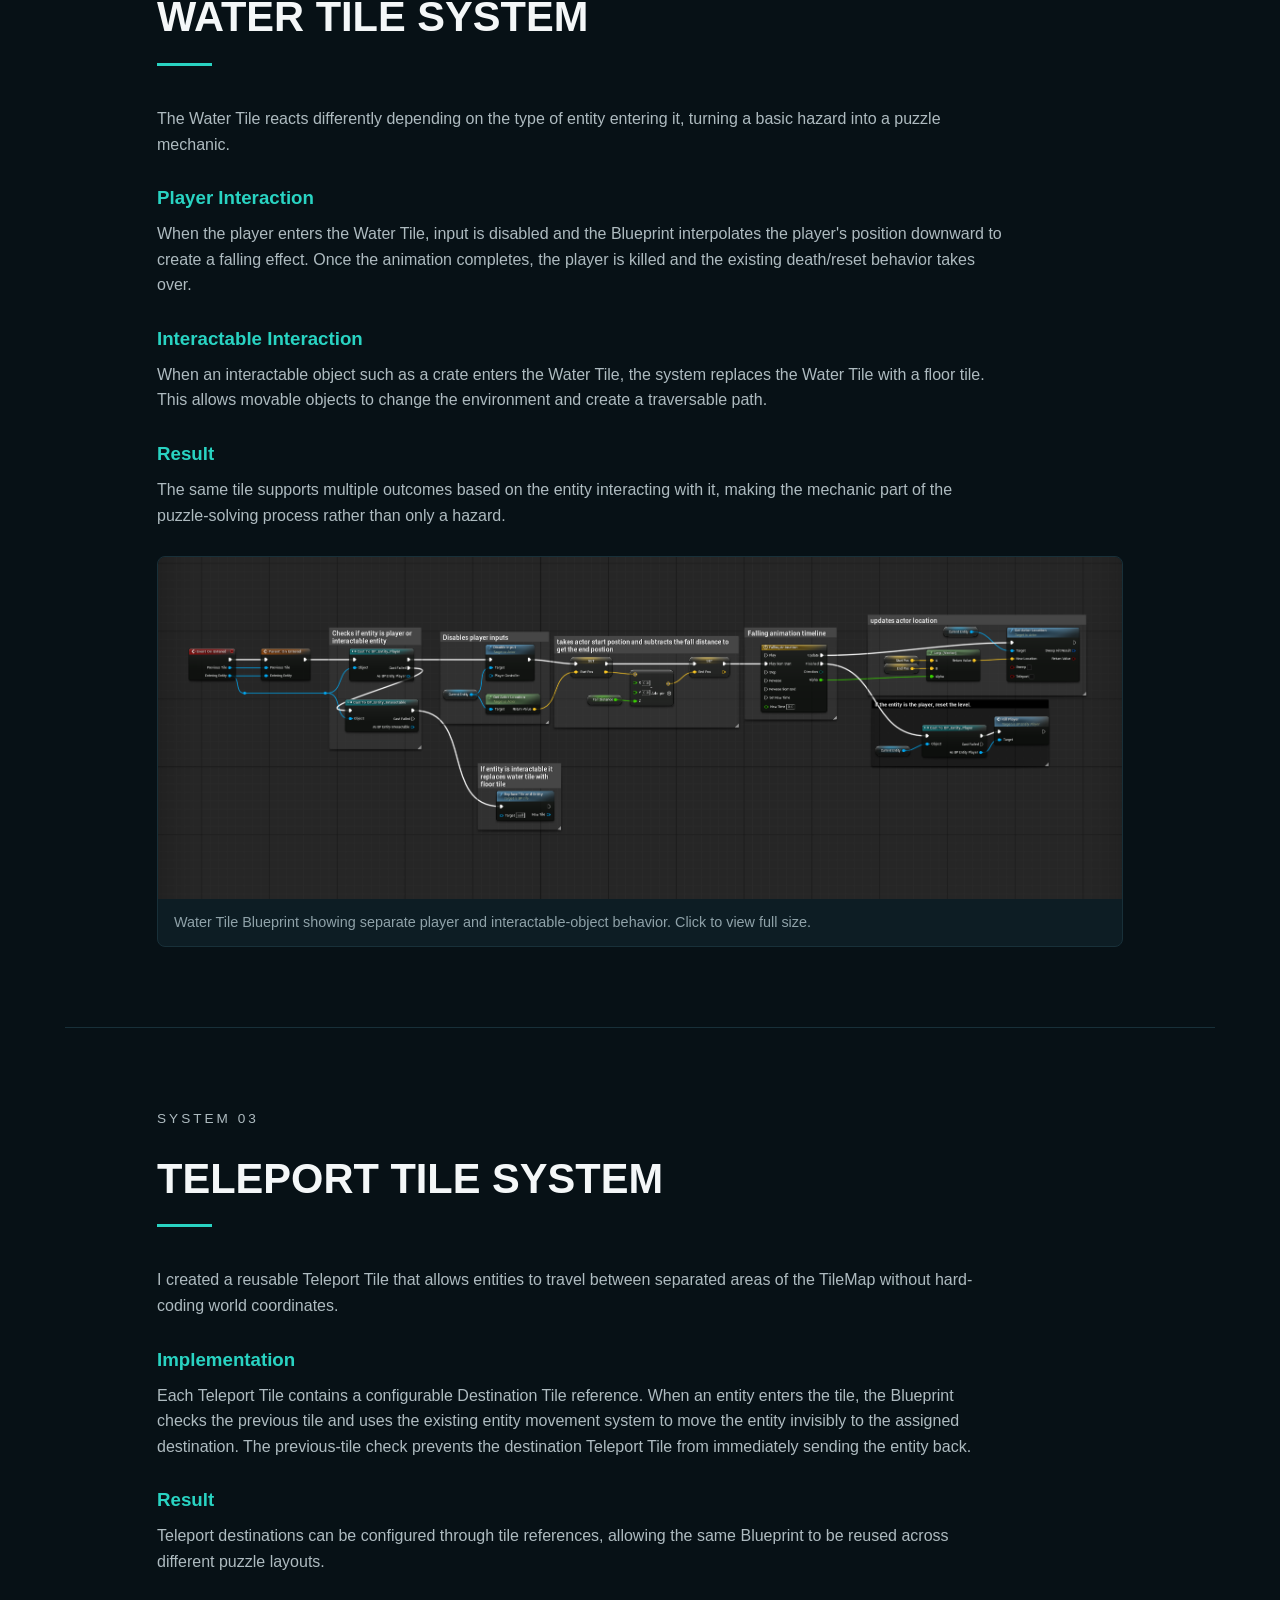
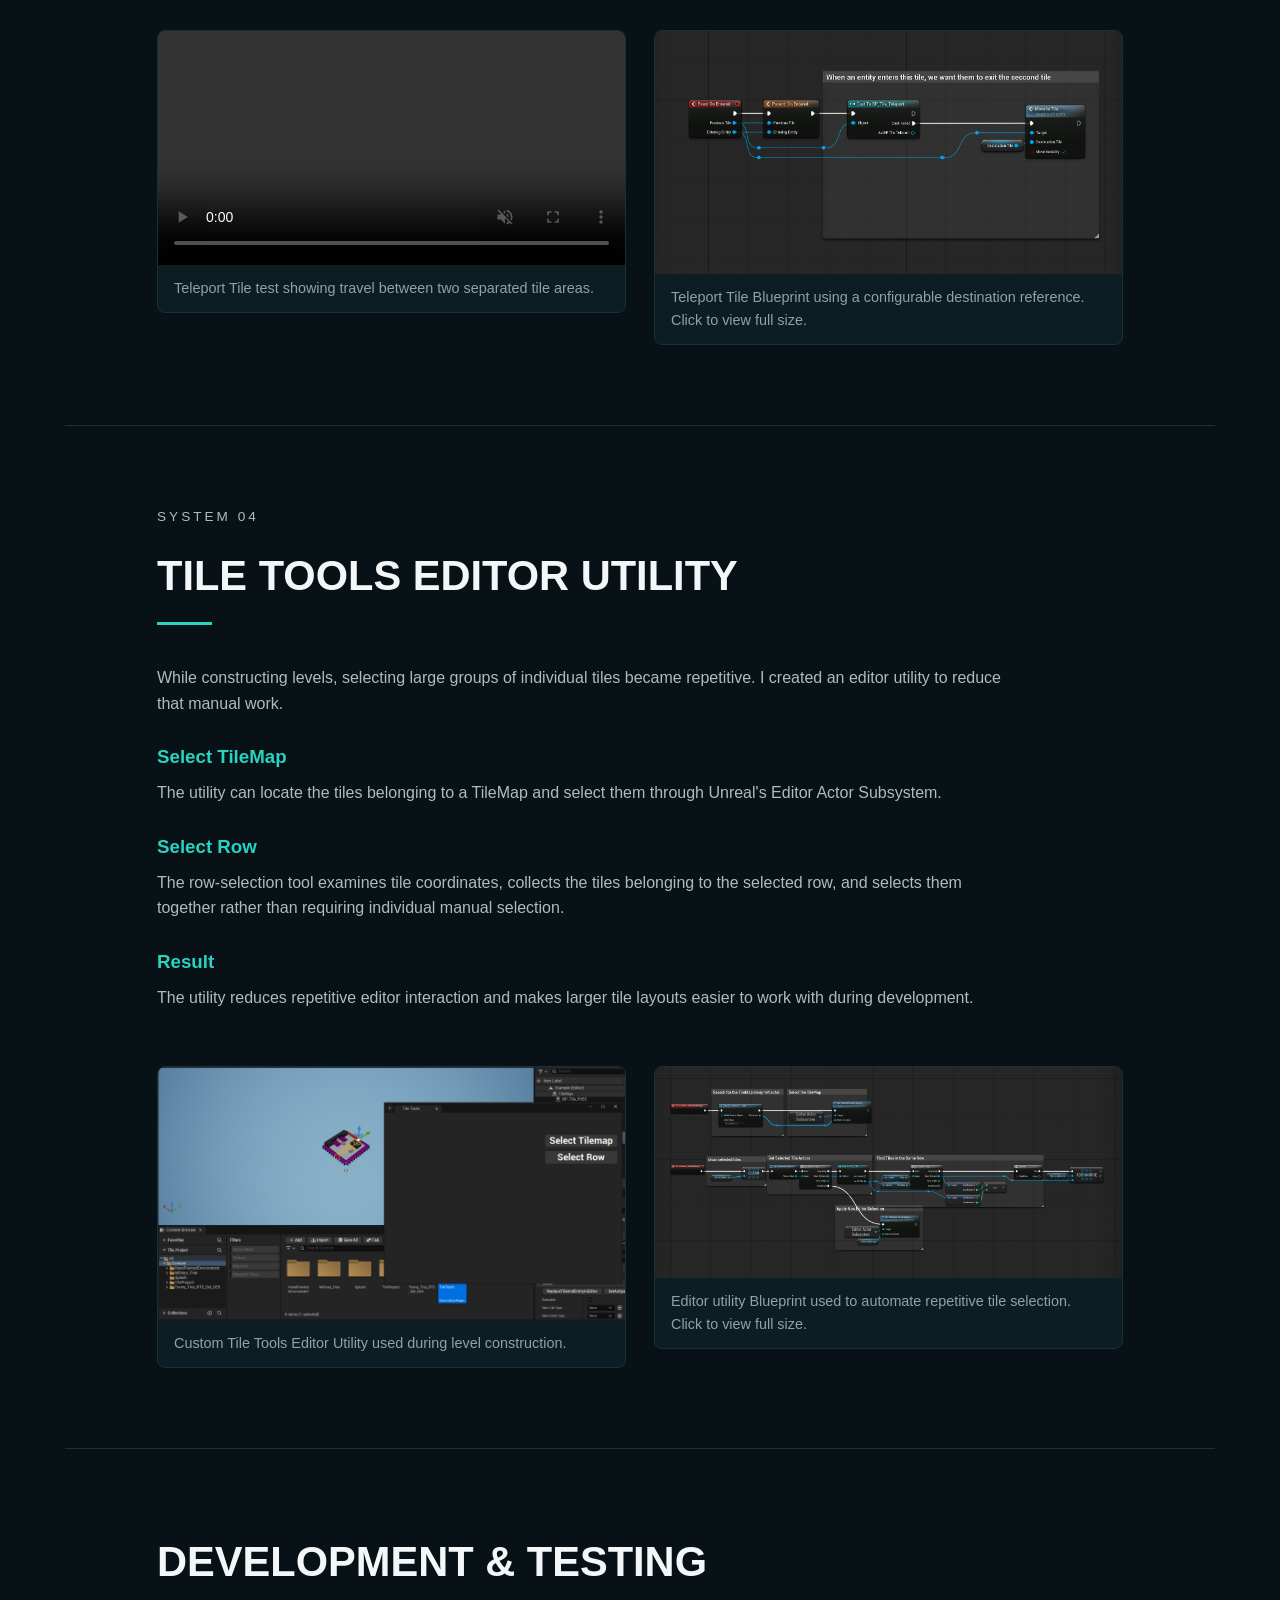
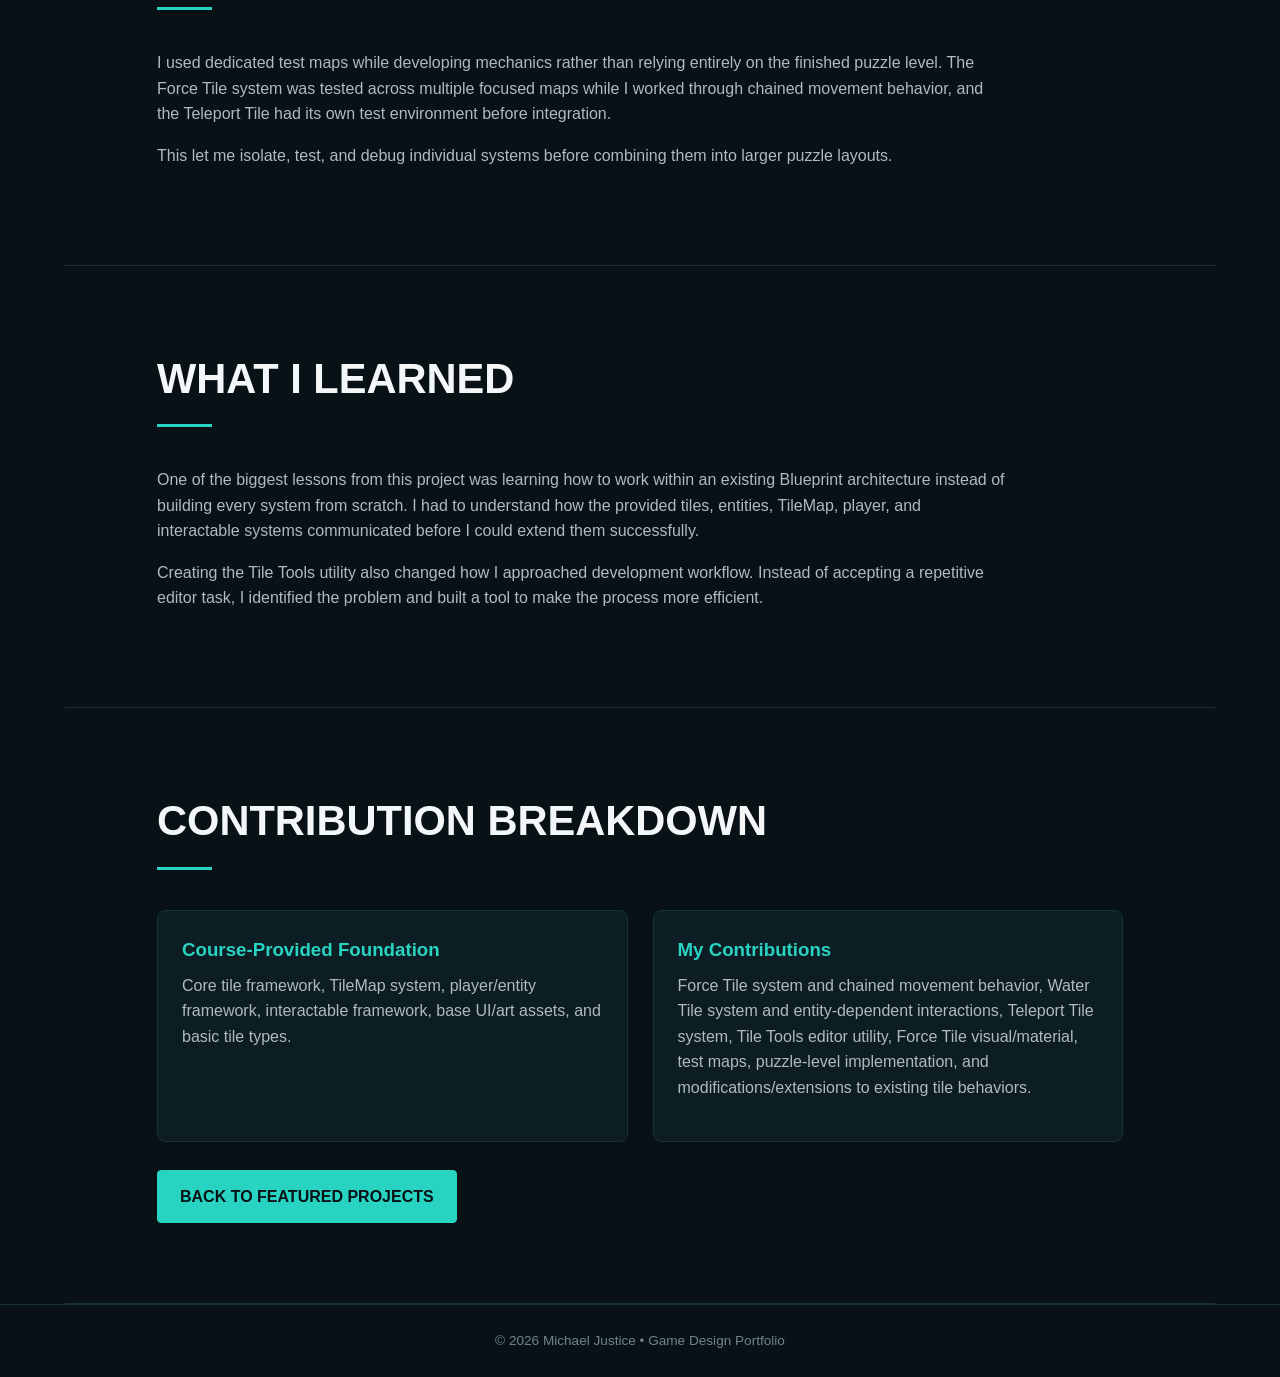
<file: projects/tile-project.html>
<!DOCTYPE html>
<html lang="en">
<head>
    <meta charset="UTF-8">
    <meta name="viewport" content="width=device-width, initial-scale=1.0">
    <title>Modular Tile-Based Puzzle System | Michael Justice</title>
    <meta name="description" content="Michael Justice gameplay and technical design case study: a modular Unreal Engine 5 tile-based puzzle system built with Blueprint Visual Scripting.">
    <link rel="stylesheet" href="../css/style.css">
</head>
<body>
<nav>
    <a href="../index.html#home" class="logo">MICHAEL JUSTICE</a>
    <ul class="nav-links">
        <li><a href="../index.html#work">WORK</a></li>
        <li><a href="../index.html#about">ABOUT</a></li>
        <li><a href="../index.html#resume">RESUME</a></li>
        <li><a href="../index.html#contact">CONTACT</a></li>
    </ul>
</nav>
<header class="case-hero">
    <div class="case-hero-content">
        <p class="eyebrow">GAMEPLAY &amp; TECHNICAL DESIGN CASE STUDY</p>
        <h1>MODULAR TILE-BASED<br>PUZZLE SYSTEM</h1>
        <p class="case-lead">A tile-based puzzle project built in Unreal Engine 5. Starting from a course-provided tile framework, I extended the existing architecture with new gameplay mechanics, reusable tile behaviors, and custom editor tools.</p>
        <div class="case-meta"><span>Unreal Engine 5</span><span>Blueprint Visual Scripting</span><span>Gameplay Systems</span><span>Editor Tools</span></div>
        <div class="buttons case-back"><a href="../index.html#work" class="button button-secondary">← BACK TO PROJECTS</a></div>
    </div>
</header>
<main class="case-content">
<section class="case-section">
    <h2>PROJECT OVERVIEW</h2><div class="section-line"></div>
    <p>This project began with a course-provided tile-based framework that included the core TileMap, player and entity systems, interactable objects, and several basic tile types.</p>
    <p>Rather than rebuilding the existing framework, I focused on learning how its systems communicated and extending it with additional mechanics. My goal was to create reusable gameplay systems that could interact with both the player and other entities while fitting into the architecture already in place.</p>
    <div class="case-callout"><p><strong>Role:</strong> Gameplay / Technical Designer &nbsp; • &nbsp; <strong>Focus:</strong> Gameplay systems, interaction logic, editor tooling, testing, and debugging.</p></div>
    <figure class="case-media case-media-wide"><img src="../media/tile-project/hero-gameplay.png" alt="Playable tile-based puzzle level showing the player, crates, walls, goal tile, and message tile"><figcaption>Playable puzzle level built using the tile framework and extended gameplay systems.</figcaption></figure>
</section>
<section class="case-section">
    <p class="eyebrow">SYSTEM 01</p><h2>FORCE TILE SYSTEM</h2><div class="section-line"></div>
    <p>The Force Tile automatically moves an entity in a specified direction when it enters the tile. I designed it to work with both the player and interactable entities while supporting chains of consecutive Force Tiles.</p>
    <h3>Problem</h3><p>A single forced movement was straightforward, but consecutive Force Tiles needed to continue moving an entity automatically without requiring every sequence to be scripted individually.</p>
    <h3>Implementation</h3><p>I created a reusable Force Move Entity event that determines the neighboring tile based on the Force Tile's direction and moves the entity to that tile. After movement completes, the system checks the entity's current tile. If it is another Force Tile, the next tile triggers the same movement logic again. Player input is disabled during forced movement and restored after reaching a normal tile.</p>
    <h3>Result</h3><p>Designers can create short pushes or longer automated movement paths simply by arranging Force Tiles in the level.</p>
    <div class="case-grid"><figure class="case-media"><video controls muted playsinline preload="metadata"><source src="../media/tile-project/force-tile-gameplay.mp4" type="video/mp4">Your browser does not support embedded video.</video><figcaption>Force Tile gameplay test demonstrating directional movement and chained traversal.</figcaption></figure><figure class="case-media"><a href="../media/tile-project/force-tile-blueprint.png" target="_blank" rel="noopener"><img src="../media/tile-project/force-tile-blueprint.png" alt="Unreal Engine Blueprint graph for the Force Tile system"></a><figcaption>Force Tile Blueprint. Click the image to view it full size.</figcaption></figure></div>
</section>
<section class="case-section">
    <p class="eyebrow">SYSTEM 02</p><h2>WATER TILE SYSTEM</h2><div class="section-line"></div>
    <p>The Water Tile reacts differently depending on the type of entity entering it, turning a basic hazard into a puzzle mechanic.</p>
    <h3>Player Interaction</h3><p>When the player enters the Water Tile, input is disabled and the Blueprint interpolates the player's position downward to create a falling effect. Once the animation completes, the player is killed and the existing death/reset behavior takes over.</p>
    <h3>Interactable Interaction</h3><p>When an interactable object such as a crate enters the Water Tile, the system replaces the Water Tile with a floor tile. This allows movable objects to change the environment and create a traversable path.</p>
    <h3>Result</h3><p>The same tile supports multiple outcomes based on the entity interacting with it, making the mechanic part of the puzzle-solving process rather than only a hazard.</p>
    <figure class="case-media case-media-wide"><a href="../media/tile-project/water-tile-blueprint.png" target="_blank" rel="noopener"><img src="../media/tile-project/water-tile-blueprint.png" alt="Unreal Engine Blueprint graph for the Water Tile system"></a><figcaption>Water Tile Blueprint showing separate player and interactable-object behavior. Click to view full size.</figcaption></figure>
</section>
<section class="case-section">
    <p class="eyebrow">SYSTEM 03</p><h2>TELEPORT TILE SYSTEM</h2><div class="section-line"></div>
    <p>I created a reusable Teleport Tile that allows entities to travel between separated areas of the TileMap without hard-coding world coordinates.</p>
    <h3>Implementation</h3><p>Each Teleport Tile contains a configurable Destination Tile reference. When an entity enters the tile, the Blueprint checks the previous tile and uses the existing entity movement system to move the entity invisibly to the assigned destination. The previous-tile check prevents the destination Teleport Tile from immediately sending the entity back.</p>
    <h3>Result</h3><p>Teleport destinations can be configured through tile references, allowing the same Blueprint to be reused across different puzzle layouts.</p>
    <div class="case-grid"><figure class="case-media"><video controls muted playsinline preload="metadata"><source src="../media/tile-project/teleport-tile-gameplay.mp4" type="video/mp4">Your browser does not support embedded video.</video><figcaption>Teleport Tile test showing travel between two separated tile areas.</figcaption></figure><figure class="case-media"><a href="../media/tile-project/teleport-tile-blueprint.png" target="_blank" rel="noopener"><img src="../media/tile-project/teleport-tile-blueprint.png" alt="Unreal Engine Blueprint graph for the Teleport Tile system"></a><figcaption>Teleport Tile Blueprint using a configurable destination reference. Click to view full size.</figcaption></figure></div>
</section>
<section class="case-section">
    <p class="eyebrow">SYSTEM 04</p><h2>TILE TOOLS EDITOR UTILITY</h2><div class="section-line"></div>
    <p>While constructing levels, selecting large groups of individual tiles became repetitive. I created an editor utility to reduce that manual work.</p>
    <h3>Select TileMap</h3><p>The utility can locate the tiles belonging to a TileMap and select them through Unreal's Editor Actor Subsystem.</p>
    <h3>Select Row</h3><p>The row-selection tool examines tile coordinates, collects the tiles belonging to the selected row, and selects them together rather than requiring individual manual selection.</p>
    <h3>Result</h3><p>The utility reduces repetitive editor interaction and makes larger tile layouts easier to work with during development.</p>
    <div class="case-grid"><figure class="case-media"><a href="../media/tile-project/tile-tools-ui.png" target="_blank" rel="noopener"><img src="../media/tile-project/tile-tools-ui.png" alt="Tile Tools Editor Utility Widget in Unreal Engine with Select Tilemap and Select Row buttons"></a><figcaption>Custom Tile Tools Editor Utility used during level construction.</figcaption></figure><figure class="case-media"><a href="../media/tile-project/tile-tools-blueprint.png" target="_blank" rel="noopener"><img src="../media/tile-project/tile-tools-blueprint.png" alt="Unreal Engine Blueprint graph for the Tile Tools editor utility"></a><figcaption>Editor utility Blueprint used to automate repetitive tile selection. Click to view full size.</figcaption></figure></div>
</section>
<section class="case-section">
    <h2>DEVELOPMENT &amp; TESTING</h2><div class="section-line"></div>
    <p>I used dedicated test maps while developing mechanics rather than relying entirely on the finished puzzle level. The Force Tile system was tested across multiple focused maps while I worked through chained movement behavior, and the Teleport Tile had its own test environment before integration.</p>
    <p>This let me isolate, test, and debug individual systems before combining them into larger puzzle layouts.</p>
</section>
<section class="case-section">
    <h2>WHAT I LEARNED</h2><div class="section-line"></div>
    <p>One of the biggest lessons from this project was learning how to work within an existing Blueprint architecture instead of building every system from scratch. I had to understand how the provided tiles, entities, TileMap, player, and interactable systems communicated before I could extend them successfully.</p>
    <p>Creating the Tile Tools utility also changed how I approached development workflow. Instead of accepting a repetitive editor task, I identified the problem and built a tool to make the process more efficient.</p>
</section>
<section class="case-section">
    <h2>CONTRIBUTION BREAKDOWN</h2><div class="section-line"></div>
    <div class="contribution-grid">
        <div class="contribution-card"><h3>Course-Provided Foundation</h3><p>Core tile framework, TileMap system, player/entity framework, interactable framework, base UI/art assets, and basic tile types.</p></div>
        <div class="contribution-card"><h3>My Contributions</h3><p>Force Tile system and chained movement behavior, Water Tile system and entity-dependent interactions, Teleport Tile system, Tile Tools editor utility, Force Tile visual/material, test maps, puzzle-level implementation, and modifications/extensions to existing tile behaviors.</p></div>
    </div>
    <div class="buttons case-back"><a href="../index.html#work" class="button button-primary">BACK TO FEATURED PROJECTS</a></div>
</section>
</main>
<footer><p>© 2026 Michael Justice • Game Design Portfolio</p></footer>
</body>
</html>
</file>
<file: css/style.css>
/* ================================
   MICHAEL JUSTICE
   GAME DESIGN PORTFOLIO
================================ */

* {
    margin: 0;
    padding: 0;
    box-sizing: border-box;
}

html {
    scroll-behavior: smooth;
}

body {
    background: #071116;
    color: #f4f7f8;
    font-family: Arial, Helvetica, sans-serif;
    line-height: 1.6;
}

a {
    color: inherit;
    text-decoration: none;
}

/* NAVIGATION */

nav {
    width: 100%;
    padding: 22px 8%;
    display: flex;
    justify-content: space-between;
    align-items: center;
    border-bottom: 1px solid #183039;
}

.logo {
    font-size: 1.2rem;
    font-weight: 800;
    letter-spacing: 2px;
}

.nav-links {
    display: flex;
    gap: 35px;
    list-style: none;
}

.nav-links a {
    color: #b8c4c8;
    transition: 0.2s;
}

.nav-links a:hover {
    color: #29d3c2;
}

/* HERO */

.hero {
    min-height: 62vh;
    padding: 90px 8% 70px;
    display: flex;
    align-items: center;
}

.hero-content {
    max-width: 800px;
}

.eyebrow {
    color: #29d3c2;
    text-transform: uppercase;
    letter-spacing: 3px;
    font-size: 0.85rem;
    margin-bottom: 15px;
}

.hero h1 {
    font-size: clamp(3rem, 8vw, 6.5rem);
    line-height: 0.95;
    margin-bottom: 20px;
}

.hero h2 {
    color: #29d3c2;
    font-size: clamp(1.1rem, 2.5vw, 1.7rem);
    margin-bottom: 22px;
}

.hero p {
    max-width: 650px;
    color: #aebbc0;
    font-size: 1.1rem;
    margin-bottom: 35px;
}

/* BUTTONS */

.buttons {
    display: flex;
    gap: 15px;
    flex-wrap: wrap;
}

.button {
    display: inline-block;
    padding: 13px 22px;
    border: 1px solid #29d3c2;
    border-radius: 4px;
    font-weight: bold;
    transition: 0.2s;
}

.button-primary {
    background: #29d3c2;
    color: #071116;
}

.button:hover {
    transform: translateY(-2px);
}

.button-secondary:hover {
    background: #29d3c2;
    color: #071116;
}

/* GENERAL SECTIONS */

section {
    padding: 80px 8%;
}

.section-title {
    font-size: 2rem;
    margin-bottom: 10px;
}

.section-line {
    width: 55px;
    height: 3px;
    background: #29d3c2;
    margin-bottom: 40px;
}

/* PROJECTS */

.projects {
    background: #0a171d;
}

.project-featured,
.project-card {
    background: #0d1d24;
    border: 1px solid #183039;
    border-radius: 8px;
    overflow: hidden;
}

.project-image {
    min-height: 260px;
    background: #142830;
    display: flex;
    align-items: center;
    justify-content: center;
    color: #657a82;
    font-weight: bold;
}

.project-image img {
    width: 100%;
    height: 100%;
    min-height: 260px;
    object-fit: cover;
    display: block;
}

.project-info {
    padding: 25px;
}

.project-info h3 {
    font-size: 1.7rem;
    margin-bottom: 5px;
}

.project-type {
    color: #29d3c2;
    font-size: 0.9rem;
    margin-bottom: 15px;
}

.project-description {
    color: #aebbc0;
    margin-bottom: 20px;
}

.project-link {
    color: #29d3c2;
    font-weight: bold;
}

.project-grid {
    display: grid;
    grid-template-columns: repeat(2, 1fr);
    gap: 25px;
    margin-top: 25px;
}

/* ABOUT */

.about-content {
    max-width: 800px;
}

.about-content p {
    color: #aebbc0;
    margin-bottom: 18px;
}

/* SKILLS */

.skills {
    background: #0a171d;
}

.skill-list {
    display: flex;
    flex-wrap: wrap;
    gap: 12px;
}

.skill {
    background: #10242c;
    border: 1px solid #1e3b45;
    padding: 10px 16px;
    border-radius: 4px;
}

/* FOOTER */

footer {
    border-top: 1px solid #183039;
    padding: 25px 8%;
    color: #72858c;
    text-align: center;
    font-size: 0.85rem;
}

/* MOBILE */

@media (max-width: 700px) {

    nav {
        align-items: flex-start;
    }

    .nav-links {
        gap: 15px;
        font-size: 0.8rem;
    }

    .hero {
        min-height: auto;
        padding-top: 70px;
    }

    .project-grid {
        grid-template-columns: 1fr;
    }

    section {
        padding: 60px 6%;
    }
}

/* CASE STUDY */
.project-link-muted { color: #72858c; cursor: default; }
.case-hero { padding: 90px 8% 55px; border-bottom: 1px solid #183039; }
.case-hero-content { max-width: 980px; }
.case-hero h1 { font-size: clamp(2.6rem, 7vw, 5.5rem); line-height: 1; margin: 10px 0 20px; }
.case-lead { max-width: 850px; color: #aebbc0; font-size: 1.12rem; }
.case-meta { display: flex; flex-wrap: wrap; gap: 10px; margin-top: 28px; }
.case-meta span { background: #10242c; border: 1px solid #1e3b45; padding: 8px 12px; border-radius: 4px; }
.case-content { max-width: 1150px; margin: 0 auto; }
.case-section { border-bottom: 1px solid #183039; }
.case-section h2 { font-size: clamp(1.8rem, 4vw, 2.6rem); margin-bottom: 12px; }
.case-section h3 { color: #29d3c2; margin: 26px 0 8px; }
.case-section p { color: #aebbc0; max-width: 850px; margin-bottom: 16px; }
.case-grid { display: grid; grid-template-columns: 1fr 1fr; gap: 28px; align-items: start; margin-top: 28px; }
.media-placeholder { min-height: 280px; background: #142830; border: 1px solid #1e3b45; border-radius: 8px; display: flex; align-items: center; justify-content: center; text-align: center; color: #657a82; font-weight: bold; padding: 25px; }
.case-callout { background: #0d1d24; border-left: 3px solid #29d3c2; padding: 22px; margin: 25px 0; }
.case-callout p { margin: 0; }
.contribution-grid { display: grid; grid-template-columns: 1fr 1fr; gap: 25px; margin-top: 25px; }
.contribution-card { background: #0d1d24; border: 1px solid #183039; border-radius: 8px; padding: 24px; }
.contribution-card h3 { margin-top: 0; }
.case-back { margin-top: 28px; }
@media (max-width: 700px) { .case-grid, .contribution-grid { grid-template-columns: 1fr; } .case-hero { padding: 70px 6% 45px; } }


/* CASE STUDY MEDIA */
.case-media {
    margin: 28px 0 0;
    background: #0d1d24;
    border: 1px solid #183039;
    border-radius: 8px;
    overflow: hidden;
}
.case-media img,
.case-media video {
    display: block;
    width: 100%;
    height: auto;
    background: #071116;
}
.case-media figcaption {
    padding: 12px 16px;
    color: #8fa2a9;
    font-size: 0.9rem;
}
.case-media-wide {
    width: 100%;
}
.case-media a {
    display: block;
}

/* PROJECT CARD IMAGES */
.project-image img {
    width: 100%;
    height: 100%;
    min-height: 260px;
    object-fit: cover;
    display: block;
}

/* =================================
   CONTACT SECTION - FINAL DESIGN
================================= */

/* Center the entire contact section */
#contact,
.contact,
.contact-section {
    text-align: center;
}

/* Center the heading */
#contact .section-title,
.contact .section-title,
.contact-section .section-title {
    text-align: center;
    margin-bottom: 14px;
}

/* Center the teal underline */
#contact .section-line,
.contact .section-line,
.contact-section .section-line {
    margin: 0 auto 35px;
}

/* Description text */
#contact .contact-description,
.contact .contact-description,
.contact-section .contact-description {
    max-width: 720px;
    margin: 0 auto 28px;
    color: #b8c8d0;
    font-size: 1.08rem;
    line-height: 1.8;
    text-align: center;
}

/* Professional email address */
#contact .contact-email,
.contact .contact-email,
.contact-section .contact-email {
    display: block;
    width: fit-content;
    max-width: 100%;
    margin: 0 auto 32px;
    color: #29d3c2;
    font-size: 1.05rem;
    font-weight: 600;
    text-decoration: none;
    overflow-wrap: anywhere;
    transition: color 0.2s ease;
}

#contact .contact-email:hover,
.contact .contact-email:hover,
.contact-section .contact-email:hover {
    color: #ffffff;
    text-decoration: underline;
}

/* Button row */
#contact .contact-actions,
.contact .contact-actions,
.contact-section .contact-actions {
    display: flex;
    justify-content: center;
    align-items: center;
    flex-wrap: wrap;
    gap: 16px;
    width: 100%;
    margin: 0 auto;
}

/* Consistent button sizing */
#contact .contact-actions .button,
.contact .contact-actions .button,
.contact-section .contact-actions .button {
    display: inline-flex;
    align-items: center;
    justify-content: center;
    min-width: 180px;
    min-height: 56px;
    padding: 14px 24px;
    text-align: center;
    box-sizing: border-box;
}

/* Mobile layout */
@media (max-width: 600px) {

    #contact .contact-description,
    .contact .contact-description,
    .contact-section .contact-description {
        font-size: 1rem;
        margin-bottom: 24px;
    }

    #contact .contact-email,
    .contact .contact-email,
    .contact-section .contact-email {
        font-size: 0.95rem;
        margin-bottom: 28px;
    }

    #contact .contact-actions,
    .contact .contact-actions,
    .contact-section .contact-actions {
        flex-direction: column;
        align-items: center;
        gap: 12px;
    }

    #contact .contact-actions .button,
    .contact .contact-actions .button,
    .contact-section .contact-actions .button {
        width: 100%;
        max-width: 300px;
    }
}


}
</file>
